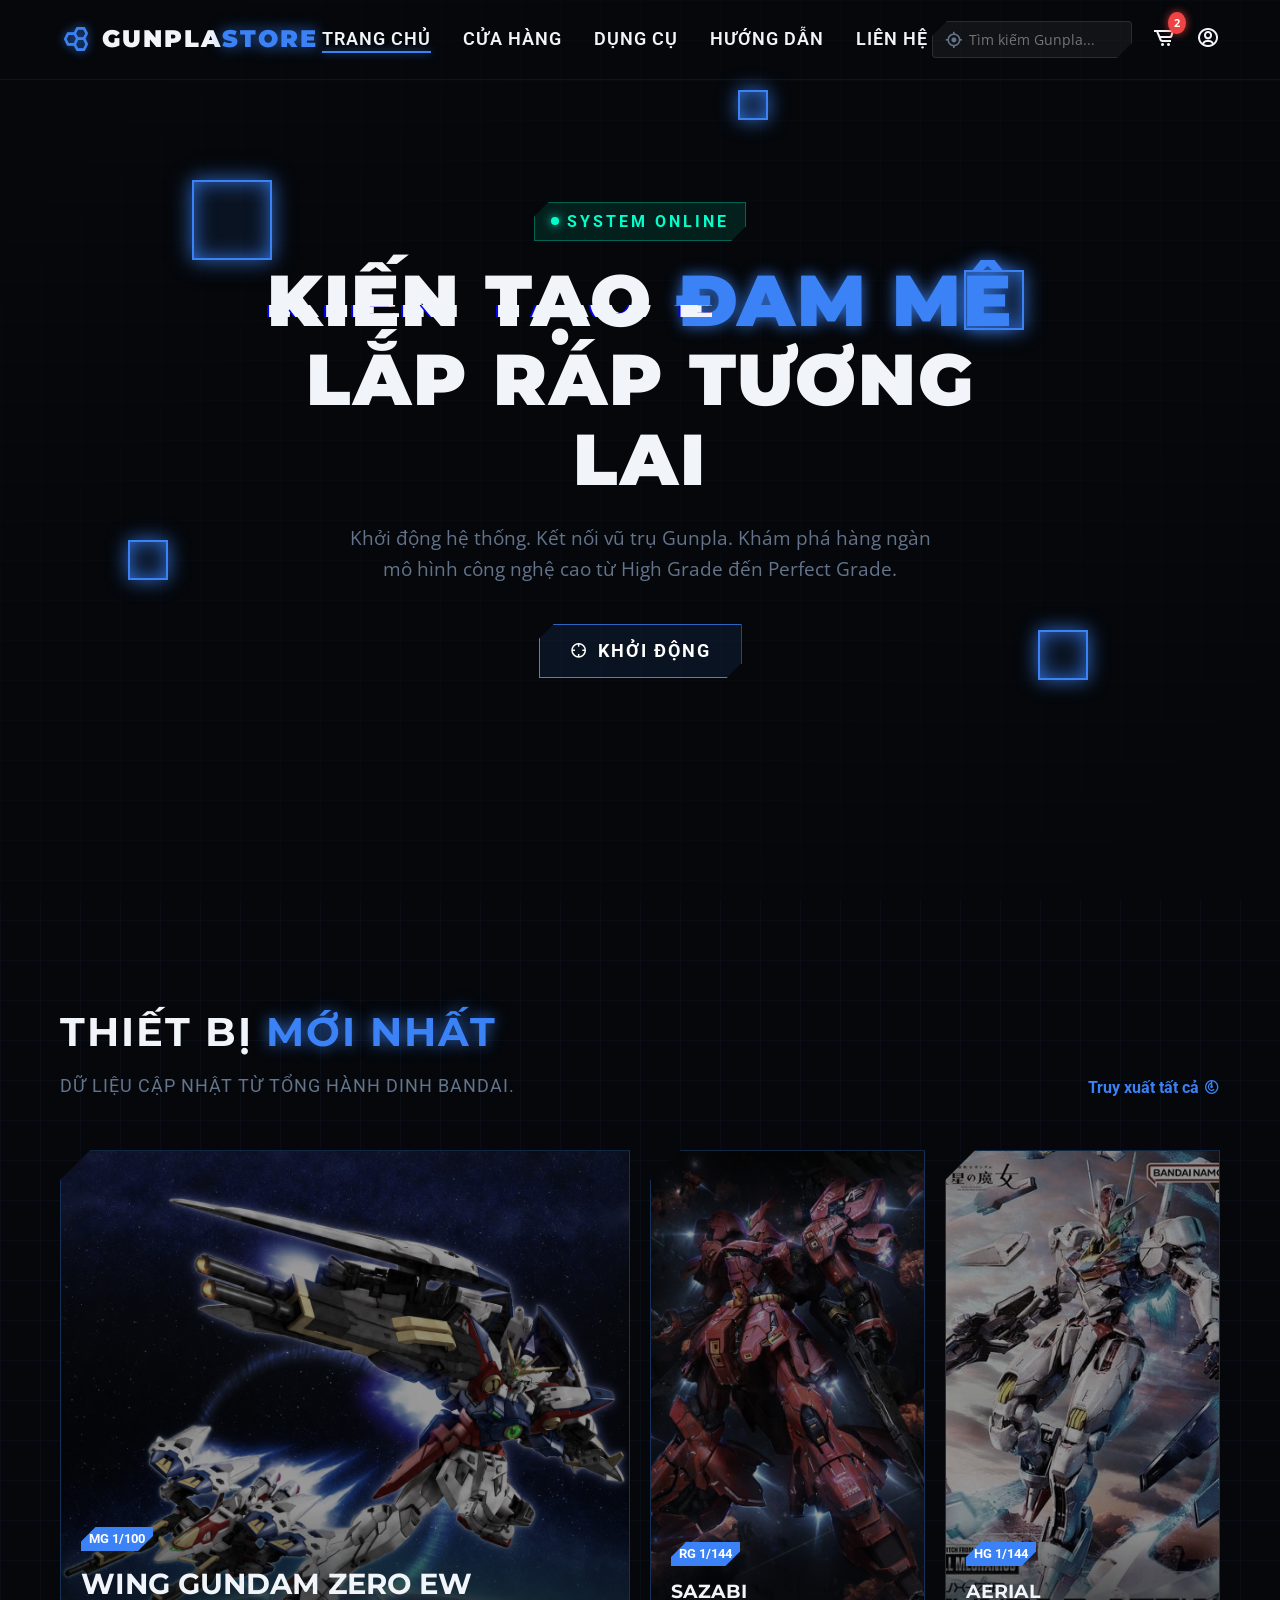
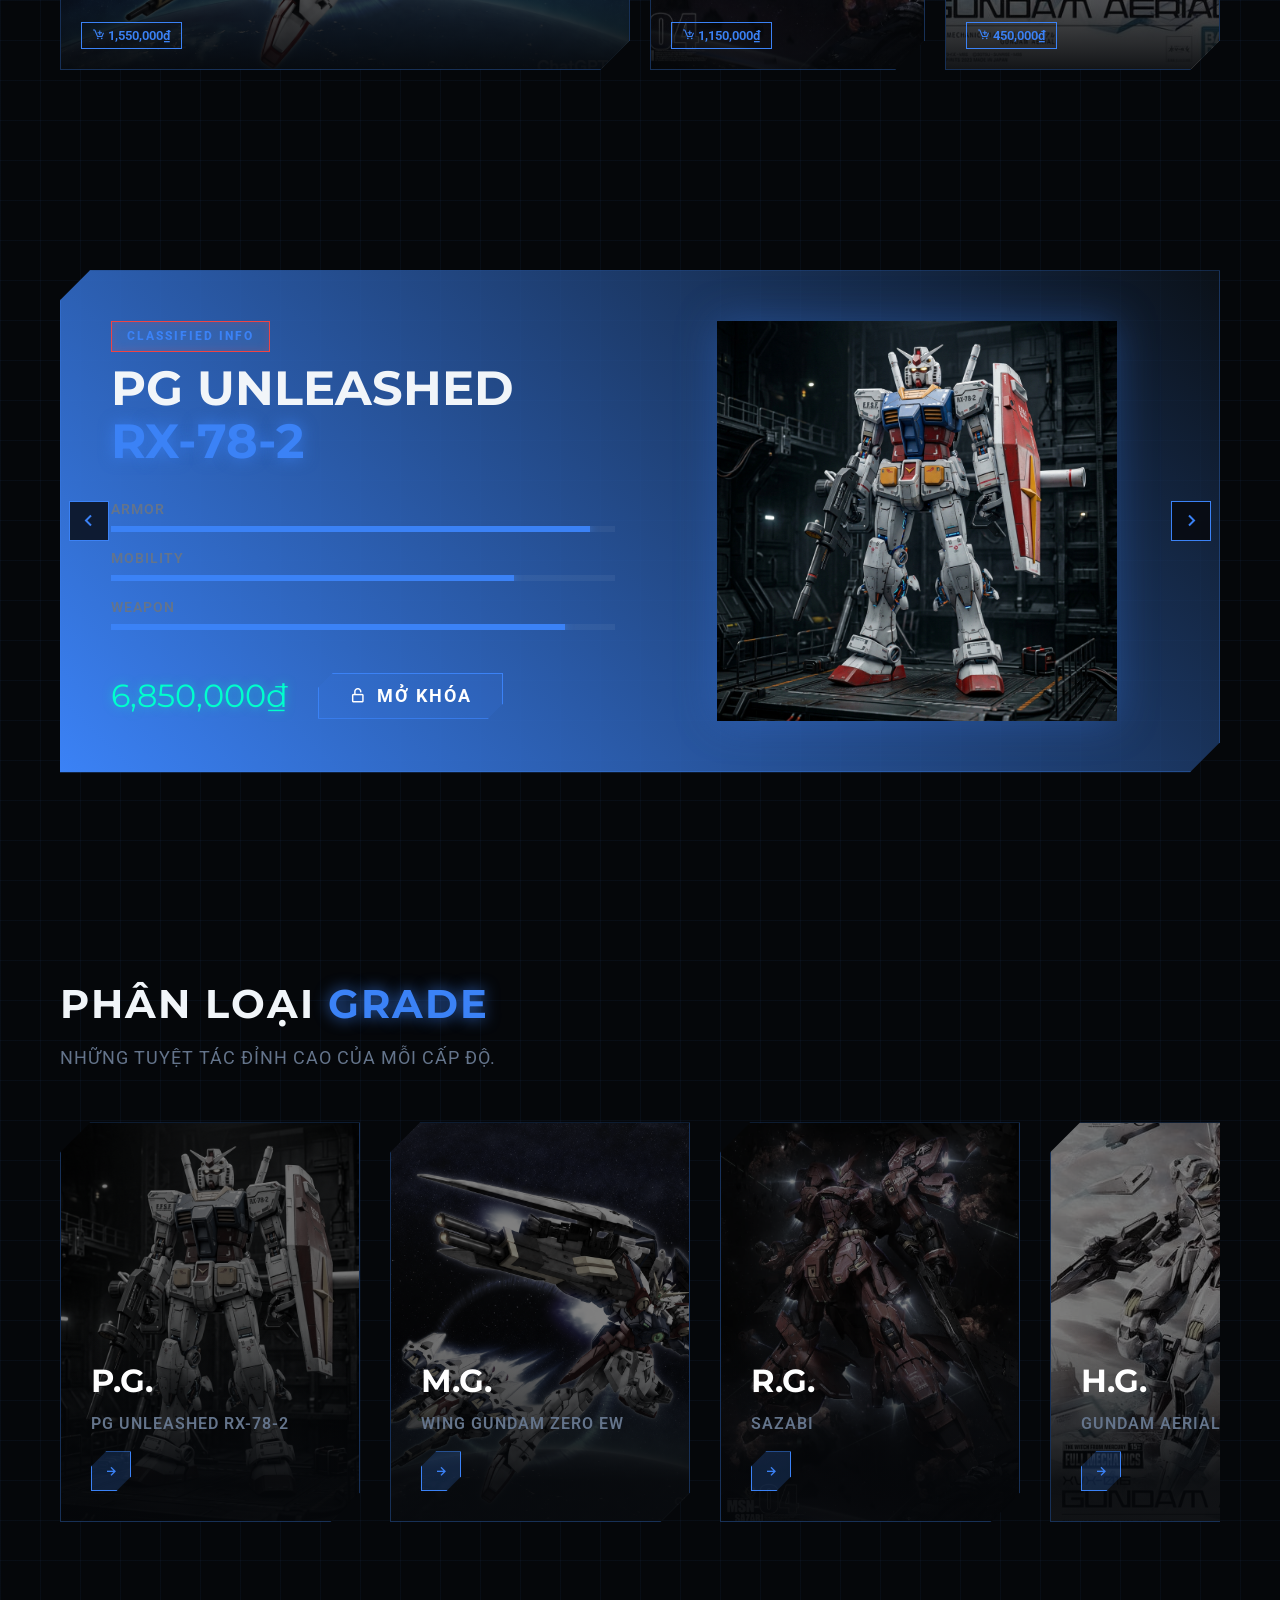
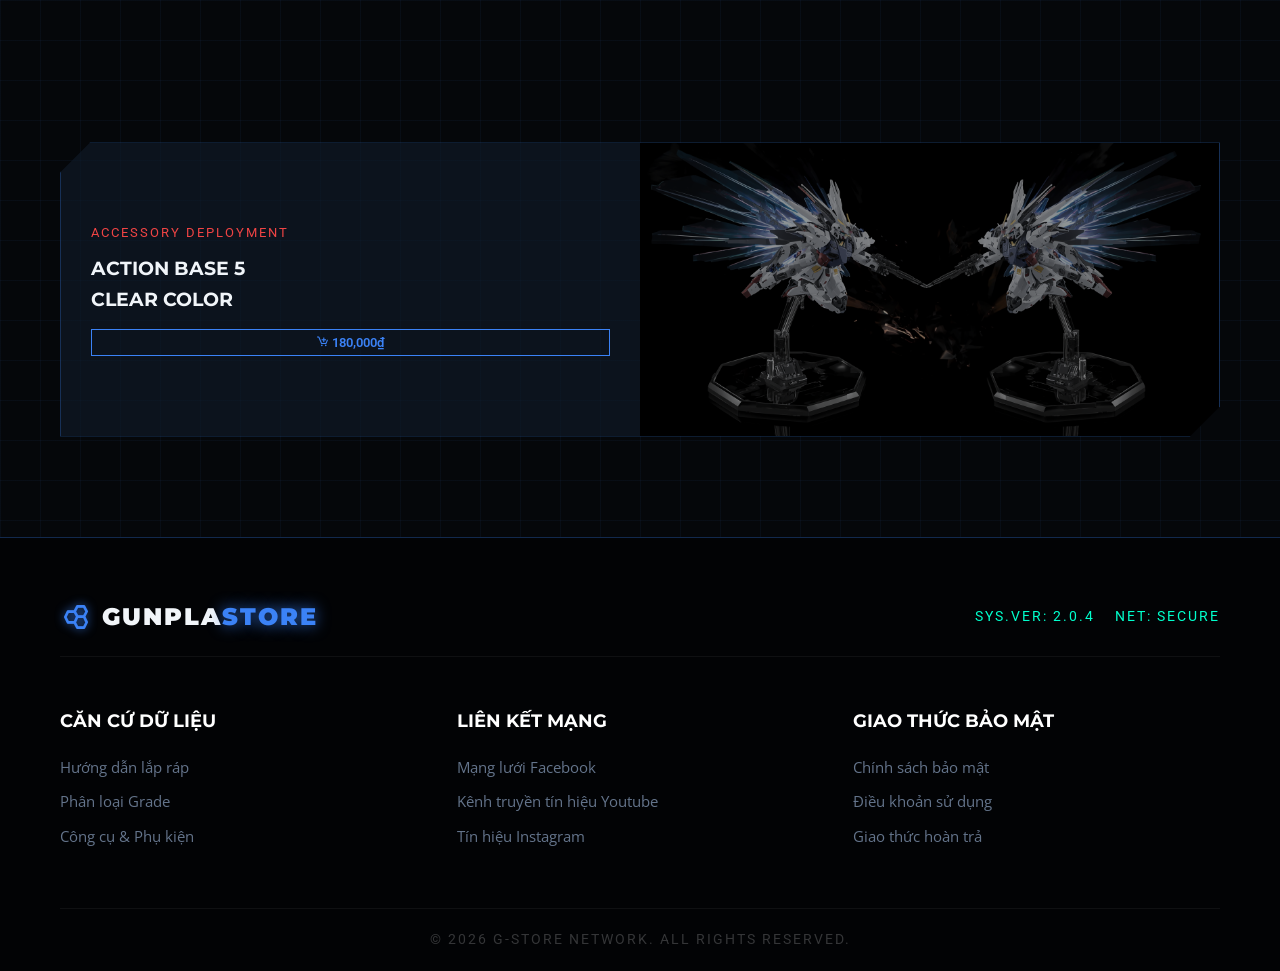
<file: index.html>
<!DOCTYPE html>
<html lang="vi">

<head>
    <meta charset="UTF-8">
    <meta name="viewport" content="width=device-width, initial-scale=1.0">
    <title>GUNPLA STORE | Awaken Your Inner Newtype</title>

    <meta name="description"
        content="Chuyên cung cấp mô hình chính hãng Bandai, Gunpla đa dạng các cấp độ HG, RG, MG, PG.">

    <!-- Google Fonts -->
    <link rel="preconnect" href="https://fonts.googleapis.com">
    <link rel="preconnect" href="https://fonts.gstatic.com" crossorigin>
    <link
        href="https://fonts.googleapis.com/css2?family=Montserrat:wght@400;500;700;900&family=Open+Sans:wght@300;400;500;600;700&family=Roboto:wght@400;500;700&display=swap"
        rel="stylesheet">

    <!-- Boxicons -->
    <link href='https://unpkg.com/boxicons@2.1.4/css/boxicons.min.css' rel='stylesheet'>

    <!-- Custom CSS -->
    <link rel="stylesheet" href="style.css">
</head>

<body>
    <!-- Navbar (Giữ nguyên) -->
    <header class="header" id="header">
        <nav class="navbar container">
            <a href="index.html" class="logo">
                <i class='bx bx-hive'></i>
                <span class="logo-text">GUNPLA<span class="highlight">STORE</span></span>
            </a>

            <div class="nav-menu" id="nav-menu">
                <ul class="nav-list">
                    <li class="nav-item"><a href="index.html" class="nav-link active">TRANG CHỦ</a></li>
                    <li class="nav-item"><a href="store.html" class="nav-link">CỬA HÀNG</a></li>
                    <li class="nav-item"><a href="#tools" class="nav-link">DỤNG CỤ</a></li>
                    <li class="nav-item"><a href="#guide" class="nav-link">HƯỚNG DẪN</a></li>
                    <li class="nav-item"><a href="#contact" class="nav-link">LIÊN HỆ</a></li>
                </ul>
                <div class="nav-close" id="nav-close">
                    <i class='bx bx-x'></i>
                </div>
            </div>

            <div class="nav-tools">
                <div class="search-box">
                    <input type="text" placeholder="Tìm kiếm Gunpla..." class="search-input">
                    <i class='bx bx-target-lock search-icon'></i>
                </div>
                <a href="#" class="cart-icon">
                    <i class='bx bx-cart-alt'></i>
                    <span class="cart-count">2</span>
                </a>
                <a href="#" class="user-icon">
                    <i class='bx bx-user-circle'></i>
                </a>
                <div class="nav-toggle" id="nav-toggle">
                    <i class='bx bx-menu-alt-right'></i>
                </div>
            </div>
        </nav>
    </header>

    <main class="main">
        <!-- New Sci-Fi Hero Section with Video & Cubes -->
        <section class="hero section" id="home">
            <div class="hero-bg">
                <div class="overlay"></div>
                <!-- Video Background -->
                <video autoplay loop muted playsinline class="hero-video">
                    <!-- Placeholder video URL (Royalty Free Sci-Fi/Space loop) -->
                    <source src="https://cdn.pixabay.com/video/2021/08/04/83866-584742617_large.mp4" type="video/mp4">
                    Trình duyệt của bạn không hỗ trợ thẻ video.
                </video>
            </div>

            <!-- Floating Cubes Container -->
            <div class="cubes-container" id="cubes-container">
                <div class="cube cube-1">
                    <div class="cube-inner"></div>
                </div>
                <div class="cube cube-2">
                    <div class="cube-inner"></div>
                </div>
                <div class="cube cube-3">
                    <div class="cube-inner"></div>
                </div>
                <div class="cube cube-4">
                    <div class="cube-inner"></div>
                </div>
                <div class="cube cube-5">
                    <div class="cube-inner"></div>
                </div>
            </div>

            <div class="hero-content container">
                <div class="system-status glitch" data-text="SYSTEM ONLINE">
                    <span class="status-dot"></span> SYSTEM ONLINE
                </div>
                <h1 class="hero-title glitch" data-text="KIẾN TẠO ĐAM MÊ">KIẾN TẠO <span class="highlight">ĐAM
                        MÊ</span><br>LẮP RÁP TƯƠNG LAI</h1>
                <p class="hero-subtitle">Khởi động hệ thống. Kết nối vũ trụ Gunpla. Khám phá hàng ngàn mô hình công nghệ
                    cao từ High Grade đến Perfect Grade.</p>
                <div class="hero-actions">
                    <a href="#spotlight" class="btn btn-primary btn-glitch">
                        <i class='bx bx-crosshair'></i> KHỞI ĐỘNG
                    </a>
                </div>
            </div>
        </section>

        <!-- Bento Box Grid (New Arrivals) - NOW WITHOUT THE WIDE ACCESSORY ITEM -->
        <section class="bento section" id="bento-grid">
            <div class="container">
                <div class="section-header flex-header">
                    <div>
                        <h2 class="section-title">THIẾT BỊ <span class="highlight">MỚI NHẤT</span></h2>
                        <p class="section-subtitle">Dữ liệu cập nhật từ tổng hành dinh Bandai.</p>
                    </div>
                    <a href="#" class="view-all">Truy xuất tất cả <i class='bx bx-radar'></i></a>
                </div>

                <div class="bento-grid-container">
                    <!-- Bento Item 1 (Large) -->
                    <div class="bento-item bento-large">
                        <img src="assets/images/MG/WingZero.png" alt="Gundam">
                        <div class="bento-overlay">
                            <span class="bento-badge">MG 1/100</span>
                            <h3>WING GUNDAM ZERO EW</h3>
                            <button class="bento-btn"><i class='bx bx-cart-add'></i> 1,550,000₫</button>
                        </div>
                        <div class="scanner-line"></div>
                    </div>

                    <!-- Bento Item 2 (Medium) -->
                    <div class="bento-item bento-medium">
                        <img src="assets/images/RG/Sazabi.png" alt="Gundam">
                        <div class="bento-overlay">
                            <span class="bento-badge">RG 1/144</span>
                            <h3>SAZABI</h3>
                            <button class="bento-btn"><i class='bx bx-cart-add'></i> 1,150,000₫</button>
                        </div>
                        <div class="scanner-line"></div>
                    </div>

                    <!-- Bento Item 3 (Medium) -->
                    <div class="bento-item bento-medium">
                        <img src="assets/images/HG/Aerial.png" alt="Gundam">
                        <div class="bento-overlay">
                            <span class="bento-badge">HG 1/144</span>
                            <h3>AERIAL</h3>
                            <button class="bento-btn"><i class='bx bx-cart-add'></i> 450,000₫</button>
                        </div>
                        <div class="scanner-line"></div>
                    </div>
                </div>
            </div>
        </section>

        <!-- Spotlight Section (Asymmetric Radar Design) -->
        <section class="spotlight section" id="spotlight">
            <div class="container">
                <div class="spotlight-wrapper">
                    <!-- Left: Radar/Info -->
                    <div class="spotlight-info">
                        <div class="tech-badge">CLASSIFIED INFO</div>
                        <h2 class="spotlight-title" id="spotlight-title">PG UNLEASHED <br><span class="highlight" id="spotlight-highlight">RX-78-2</span></h2>

                        <div class="radar-stats">
                            <div class="stat-item">
                                <span class="stat-label">ARMOR</span>
                                <div class="stat-bar">
                                    <div class="stat-fill" id="stat-armor" style="width: 95%;"></div>
                                </div>
                            </div>
                            <div class="stat-item">
                                <span class="stat-label">MOBILITY</span>
                                <div class="stat-bar">
                                    <div class="stat-fill" id="stat-mobility" style="width: 80%;"></div>
                                </div>
                            </div>
                            <div class="stat-item">
                                <span class="stat-label">WEAPON</span>
                                <div class="stat-bar">
                                    <div class="stat-fill" id="stat-weapon" style="width: 90%;"></div>
                                </div>
                            </div>
                        </div>

                        <div class="spotlight-price">
                            <span class="digital-price" id="spotlight-price">6,850,000₫</span>
                            <button class="btn btn-primary"><i class='bx bx-lock-open-alt'></i> MỞ KHÓA</button>
                        </div>
                    </div>

                    <!-- Right: Big Image -->
                    <div class="spotlight-visual">
                        <div class="visual-bg-circle"></div>
                        <div class="visual-bg-crosshair"></div>
                        <img src="assets/images/PG/pg_unleashed.png" alt="PG Unleashed RX-78-2" class="spotlight-img" id="spotlight-img">
                    </div>

                    <!-- Navigation Buttons -->
                    <button class="spotlight-nav prev-btn" id="spot-prev"><i class='bx bx-chevron-left'></i></button>
                    <button class="spotlight-nav next-btn" id="spot-next"><i class='bx bx-chevron-right'></i></button>
                </div>
            </div>
        </section>

        <!-- Featured Product Grades Section -->
        <section class="universe section" id="universe">
            <div class="container">
                <div class="section-header">
                    <h2 class="section-title">PHÂN LOẠI <span class="highlight">GRADE</span></h2>
                    <p class="section-subtitle">Những tuyệt tác đỉnh cao của mỗi cấp độ.</p>
                </div>

                <div class="universe-track">
                    <!-- PG -->
                    <div class="universe-card">
                        <div class="uc-bg">
                            <img src="assets/images/PG/pg_unleashed.png" alt="Perfect Grade">
                        </div>
                        <div class="uc-content">
                            <h3>P.G.</h3>
                            <span>PG UNLEASHED RX-78-2</span>
                            <a href="#" class="uc-btn"><i class='bx bx-right-arrow-alt'></i></a>
                        </div>
                    </div>
                    <!-- MG -->
                    <div class="universe-card">
                        <div class="uc-bg">
                            <img src="assets/images/MG/WingZero.png" alt="Master Grade">
                        </div>
                        <div class="uc-content">
                            <h3>M.G.</h3>
                            <span>WING GUNDAM ZERO EW</span>
                            <a href="#" class="uc-btn"><i class='bx bx-right-arrow-alt'></i></a>
                        </div>
                    </div>
                    <!-- RG -->
                    <div class="universe-card">
                        <div class="uc-bg">
                            <img src="assets/images/RG/Sazabi.png" alt="Real Grade">
                        </div>
                        <div class="uc-content">
                            <h3>R.G.</h3>
                            <span>SAZABI</span>
                            <a href="#" class="uc-btn"><i class='bx bx-right-arrow-alt'></i></a>
                        </div>
                    </div>
                    <!-- HG -->
                    <div class="universe-card">
                        <div class="uc-bg">
                            <img src="assets/images/HG/Aerial.png" alt="High Grade">
                        </div>
                        <div class="uc-content">
                            <h3>H.G.</h3>
                            <span>GUNDAM AERIAL</span>
                            <a href="#" class="uc-btn"><i class='bx bx-right-arrow-alt'></i></a>
                        </div>
                    </div>
                </div>
            </div>
        </section>

        <!-- New Section for the Accessory (Action Base 5) - PLACED AT THE VERY BOTTOM -->
        <section class="section accessory-spotlight" id="accessory-spotlight">
            <div class="container">
                <div class="bento-item bento-wide">
                    <div class="bento-split">
                        <div class="bento-info">
                            <span class="tech-text">ACCESSORY DEPLOYMENT</span>
                            <h3>ACTION BASE 5 <br> CLEAR COLOR</h3>
                            <button class="bento-btn"><i class='bx bx-cart-add'></i> 180,000₫</button>
                        </div>
                        <img src="assets/images/PhuKien/ActionBase.png" alt="Action Base">
                    </div>
                    <div class="scanner-line"></div>
                </div>
            </div>
        </section>
    </main>

    <!-- Minimalist Sci-Fi Footer -->
    <footer class="footer-minimal">
        <div class="container">
            <div class="footer-top">
                <a href="#" class="logo">
                    <i class='bx bx-hive'></i>
                    <span class="logo-text">GUNPLA<span class="highlight">STORE</span></span>
                </a>
                <div class="sys-info">
                    <span>SYS.VER: 2.0.4</span>
                    <span>NET: SECURE</span>
                </div>
            </div>

            <div class="footer-grid">
                <div class="f-col">
                    <h4>CĂN CỨ DỮ LIỆU</h4>
                    <a href="#">Hướng dẫn lắp ráp</a>
                    <a href="#">Phân loại Grade</a>
                    <a href="#">Công cụ & Phụ kiện</a>
                </div>
                <div class="f-col">
                    <h4>LIÊN KẾT MẠNG</h4>
                    <a href="#">Mạng lưới Facebook</a>
                    <a href="#">Kênh truyền tín hiệu Youtube</a>
                    <a href="#">Tín hiệu Instagram</a>
                </div>
                <div class="f-col">
                    <h4>GIAO THỨC BẢO MẬT</h4>
                    <a href="#">Chính sách bảo mật</a>
                    <a href="#">Điều khoản sử dụng</a>
                    <a href="#">Giao thức hoàn trả</a>
                </div>
            </div>

            <div class="footer-bottom">
                <p>&copy; 2026 G-STORE NETWORK. ALL RIGHTS RESERVED.</p>
            </div>
        </div>
    </footer>

    <!-- Custom JS -->
    <script src="script.js"></script>
</body>

</html>
</file>
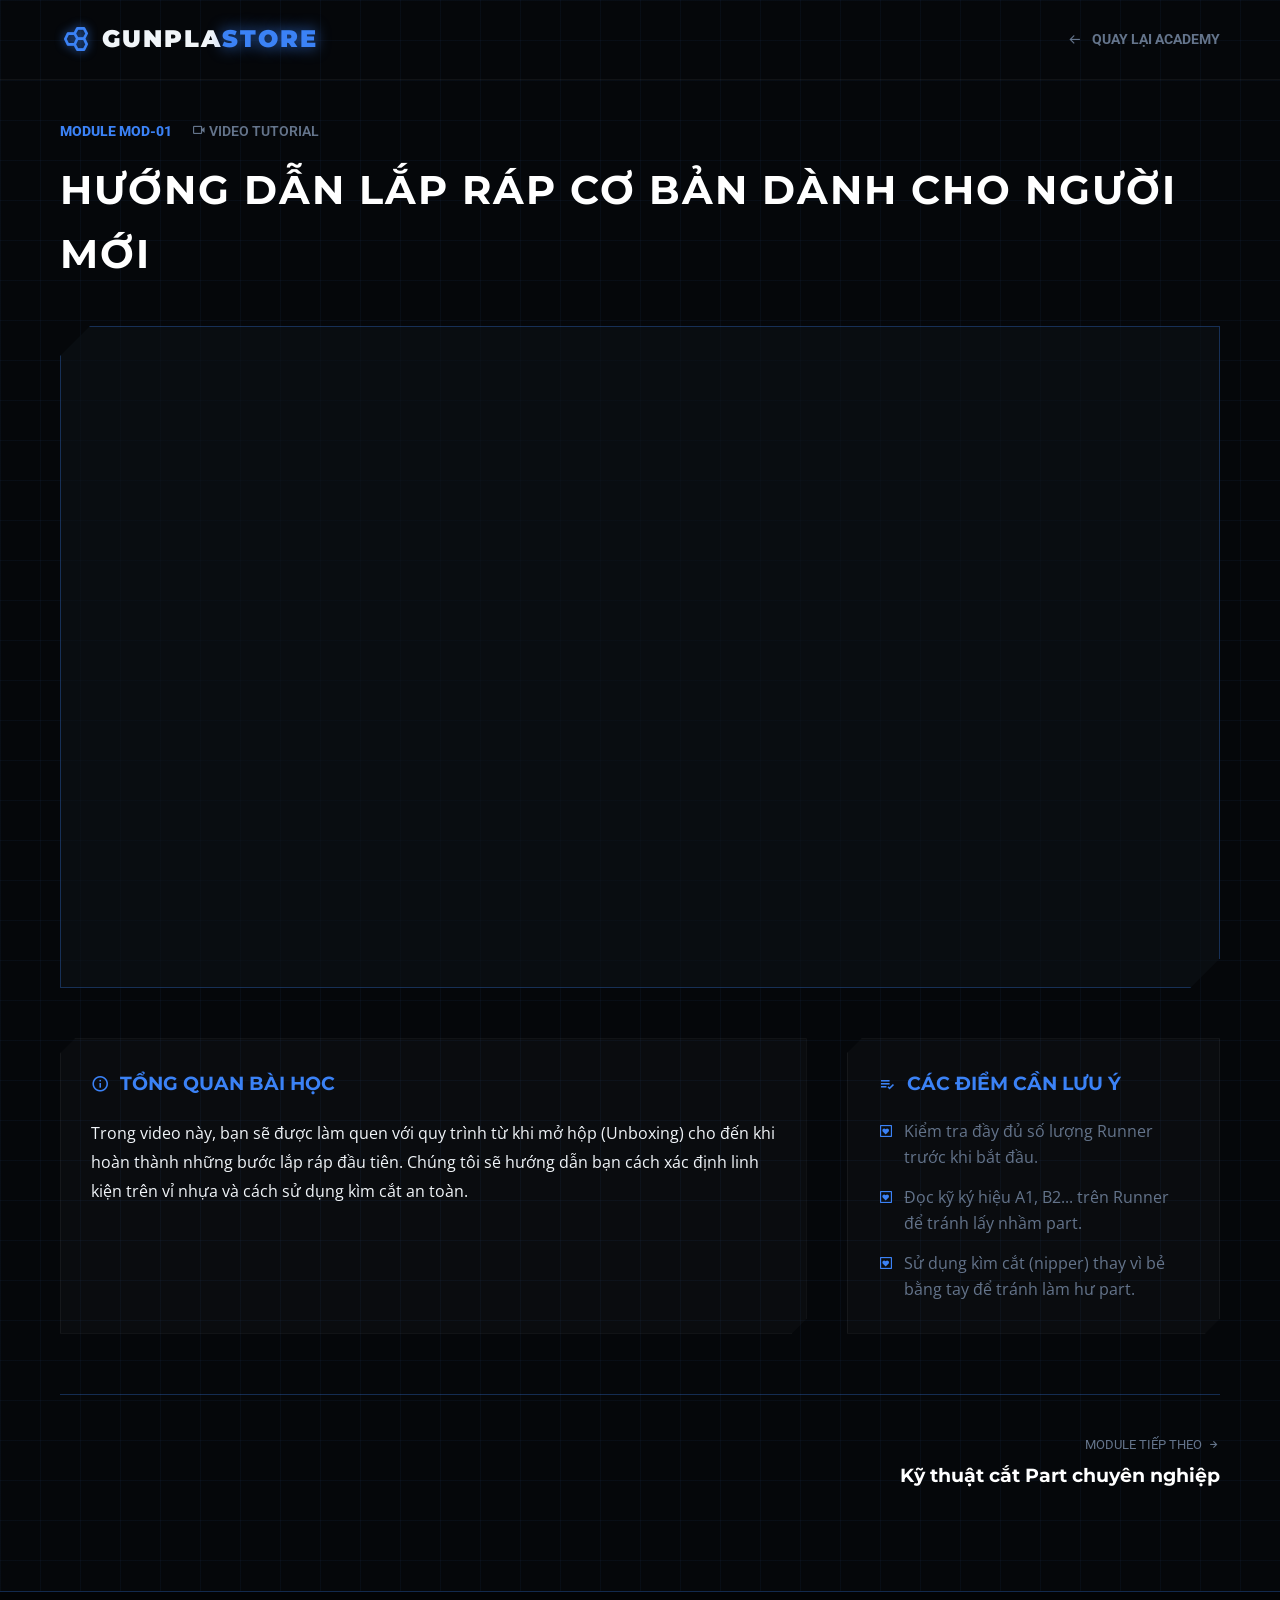
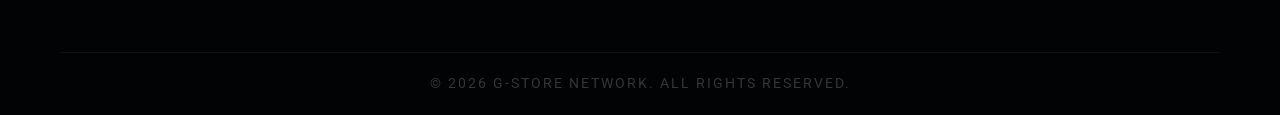
<file: guide-assembly.html>
<!DOCTYPE html>
<html lang="vi">

<head>
    <meta charset="UTF-8">
    <meta name="viewport" content="width=device-width, initial-scale=1.0">
    <title>GUNPLA STORE // MODULE MOD-01 - HƯỚNG DẪN LẮP RÁP</title>

    <!-- Google Fonts -->
    <link rel="preconnect" href="https://fonts.googleapis.com">
    <link rel="preconnect" href="https://fonts.gstatic.com" crossorigin>
    <link
        href="https://fonts.googleapis.com/css2?family=Montserrat:wght@400;500;700;900&family=Open+Sans:wght@300;400;500;600;700&family=Roboto:wght@400;500;700&display=swap"
        rel="stylesheet">

    <!-- Boxicons -->
    <link href='https://unpkg.com/boxicons@2.1.4/css/boxicons.min.css' rel='stylesheet'>

    <!-- Custom CSS -->
    <link rel="stylesheet" href="style.css">
</head>

<body>
    <!-- Navbar -->
    <header class="header scrolled" id="header">
        <nav class="navbar container">
            <a href="index.html" class="logo">
                <i class='bx bx-hive'></i>
                <span class="logo-text">GUNPLA<span class="highlight">STORE</span></span>
            </a>
            <div class="nav-tools">
                <a href="guide.html" class="btn-back"><i class='bx bx-arrow-back'></i> QUAY LẠI ACADEMY</a>
            </div>
        </nav>
    </header>

    <main class="main">
        <section class="guide-detail section">
            <div class="container">
                <div class="detail-header">
                    <div class="article-meta">
                        <span class="article-id">MODULE MOD-01</span>
                        <span class="article-category"><i class='bx bx-video'></i> VIDEO TUTORIAL</span>
                    </div>
                    <h1 class="guide-title">HƯỚNG DẪN LẮP RÁP CƠ BẢN DÀNH CHO NGƯỜI MỚI</h1>
                </div>

                <div class="video-container">
                    <!-- Placeholder for video player -->
                    <div class="video-wrapper">
                        <iframe width="100%" height="100%" src="https://www.youtube.com/embed/dQw4w9WgXcQ" 
                                title="YouTube video player" frameborder="0" 
                                allow="accelerometer; autoplay; clipboard-write; encrypted-media; gyroscope; picture-in-picture; web-share" 
                                allowfullscreen></iframe>
                    </div>
                </div>

                <div class="detail-content">
                    <div class="content-box">
                        <h3><i class='bx bx-info-circle'></i> TỔNG QUAN BÀI HỌC</h3>
                        <p>Trong video này, bạn sẽ được làm quen với quy trình từ khi mở hộp (Unboxing) cho đến khi hoàn thành những bước lắp ráp đầu tiên. Chúng tôi sẽ hướng dẫn bạn cách xác định linh kiện trên vỉ nhựa và cách sử dụng kìm cắt an toàn.</p>
                    </div>

                    <div class="content-box">
                        <h3><i class='bx bx-list-check'></i> CÁC ĐIỂM CẦN LƯU Ý</h3>
                        <ul>
                            <li>Kiểm tra đầy đủ số lượng Runner trước khi bắt đầu.</li>
                            <li>Đọc kỹ ký hiệu A1, B2... trên Runner để tránh lấy nhầm part.</li>
                            <li>Sử dụng kìm cắt (nipper) thay vì bẻ bằng tay để tránh làm hư part.</li>
                        </ul>
                    </div>
                </div>

                <div class="detail-footer">
                    <a href="guide-cutting.html" class="next-module">
                        <span>MODULE TIẾP THEO <i class='bx bx-right-arrow-alt'></i></span>
                        <h4>Kỹ thuật cắt Part chuyên nghiệp</h4>
                    </a>
                </div>
            </div>
        </section>
    </main>

    <footer class="footer-minimal">
        <div class="container">
            <div class="footer-bottom">
                <p>&copy; 2026 G-STORE NETWORK. ALL RIGHTS RESERVED.</p>
            </div>
        </div>
    </footer>

    <script src="script.js"></script>
</body>

</html>
</file>
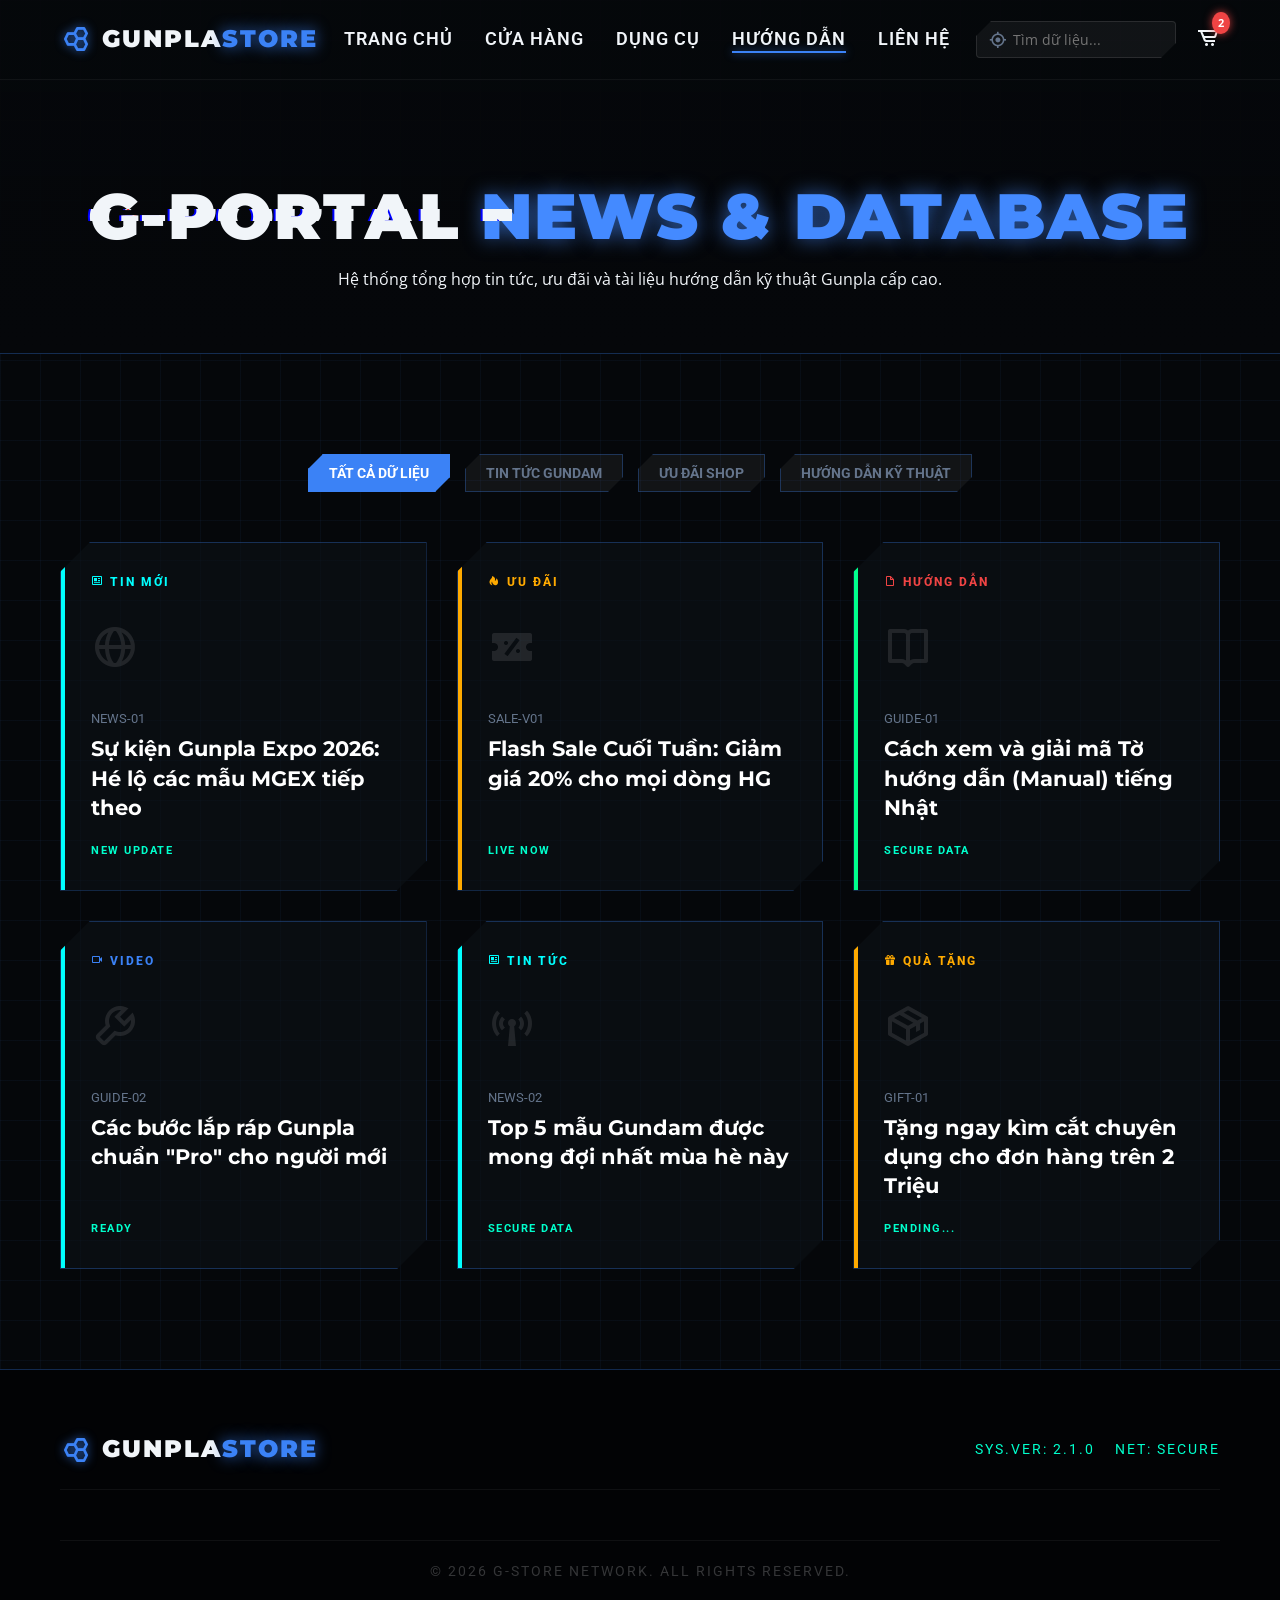
<file: guide.html>
<!DOCTYPE html>
<html lang="vi">

<head>
    <meta charset="UTF-8">
    <meta name="viewport" content="width=device-width, initial-scale=1.0">
    <title>G-Portal | Tin Tức & Hướng Dẫn Gunpla</title>

    <meta name="description"
        content="G-Portal - Cổng thông tin tổng hợp tin tức Gundam mới nhất, ưu đãi độc quyền và hướng dẫn lắp ráp Gunpla chuyên nghiệp.">

    <!-- Google Fonts -->
    <link rel="preconnect" href="https://fonts.googleapis.com">
    <link rel="preconnect" href="https://fonts.gstatic.com" crossorigin>
    <link
        href="https://fonts.googleapis.com/css2?family=Montserrat:wght@400;500;700;900&family=Open+Sans:wght@300;400;500;600;700&family=Roboto:wght@400;500;700&display=swap"
        rel="stylesheet">

    <!-- Boxicons -->
    <link href='https://unpkg.com/boxicons@2.1.4/css/boxicons.min.css' rel='stylesheet'>

    <!-- Custom CSS -->
    <link rel="stylesheet" href="style.css">
</head>

<body>
    <!-- Navbar -->
    <header class="header scrolled" id="header">
        <nav class="navbar container">
            <a href="index.html" class="logo">
                <i class='bx bx-hive'></i>
                <span class="logo-text">GUNPLA<span class="highlight">STORE</span></span>
            </a>

            <div class="nav-menu" id="nav-menu">
                <ul class="nav-list">
                    <li class="nav-item"><a href="index.html" class="nav-link">TRANG CHỦ</a></li>
                    <li class="nav-item"><a href="store.html" class="nav-link">CỬA HÀNG</a></li>
                    <li class="nav-item"><a href="#tools" class="nav-link">DỤNG CỤ</a></li>
                    <li class="nav-item"><a href="guide.html" class="nav-link active">HƯỚNG DẪN</a></li>
                    <li class="nav-item"><a href="#contact" class="nav-link">LIÊN HỆ</a></li>
                </ul>
                <div class="nav-close" id="nav-close">
                    <i class='bx bx-x'></i>
                </div>
            </div>

            <div class="nav-tools">
                <div class="search-box">
                    <input type="text" placeholder="Tìm dữ liệu..." class="search-input">
                    <i class='bx bx-target-lock search-icon'></i>
                </div>
                <a href="#" class="cart-icon">
                    <i class='bx bx-cart-alt'></i>
                    <span class="cart-count">2</span>
                </a>
                <div class="nav-toggle" id="nav-toggle">
                    <i class='bx bx-menu-alt-right'></i>
                </div>
            </div>
        </nav>
    </header>

    <main class="main">
        <!-- Portal Hero -->
        <section class="guide-hero">
            <div class="guide-hero-bg"></div>
            <div class="container">
                <h1 class="guide-hero-title glitch" data-text="G-PORTAL NEWS & DATABASE">G-PORTAL <span class="highlight">NEWS & DATABASE</span></h1>
                <p class="guide-hero-subtitle">Hệ thống tổng hợp tin tức, ưu đãi và tài liệu hướng dẫn kỹ thuật Gunpla cấp cao.</p>
            </div>
        </section>

        <!-- Tutorial Index Section -->
        <section class="tutorial-portal section">
            <div class="container">
                
                <div class="portal-filters">
                    <button class="portal-filter-btn active" data-filter="all">TẤT CẢ DỮ LIỆU</button>
                    <button class="portal-filter-btn" data-filter="news">TIN TỨC GUNDAM</button>
                    <button class="portal-filter-btn" data-filter="promo">ƯU ĐÃI SHOP</button>
                    <button class="portal-filter-btn" data-filter="guide">HƯỚNG DẪN KỸ THUẬT</button>
                </div>

                <div class="tutorial-grid">
                    
                    <!-- News Item 1 -->
                    <a href="#" class="tutorial-card card-news" data-category="news">
                        <div class="card-type"><i class='bx bx-news'></i> TIN MỚI</div>
                        <div class="card-icon">
                            <i class='bx bx-globe'></i>
                        </div>
                        <div class="card-content">
                            <span class="card-id">NEWS-01</span>
                            <h3>Sự kiện Gunpla Expo 2026: Hé lộ các mẫu MGEX tiếp theo</h3>
                        </div>
                        <div class="card-status">NEW UPDATE</div>
                    </a>

                    <!-- Promo Item 1 -->
                    <a href="#" class="tutorial-card card-promo" data-category="promo">
                        <div class="card-type"><i class='bx bxs-hot'></i> ƯU ĐÃI</div>
                        <div class="card-icon">
                            <i class='bx bxs-discount'></i>
                        </div>
                        <div class="card-content">
                            <span class="card-id">SALE-V01</span>
                            <h3>Flash Sale Cuối Tuần: Giảm giá 20% cho mọi dòng HG</h3>
                        </div>
                        <div class="card-status">LIVE NOW</div>
                    </a>

                    <!-- Guide Item 1 (Reading Manual) -->
                    <a href="#" class="tutorial-card card-article" data-category="guide">
                        <div class="card-type"><i class='bx bx-file-blank'></i> HƯỚNG DẪN</div>
                        <div class="card-icon">
                            <i class='bx bx-book-open'></i>
                        </div>
                        <div class="card-content">
                            <span class="card-id">GUIDE-01</span>
                            <h3>Cách xem và giải mã Tờ hướng dẫn (Manual) tiếng Nhật</h3>
                        </div>
                        <div class="card-status">SECURE DATA</div>
                    </a>

                    <!-- Guide Item 2 -->
                    <a href="guide-assembly.html" class="tutorial-card" data-category="guide">
                        <div class="card-type"><i class='bx bx-video'></i> VIDEO</div>
                        <div class="card-icon">
                            <i class='bx bx-wrench'></i>
                        </div>
                        <div class="card-content">
                            <span class="card-id">GUIDE-02</span>
                            <h3>Các bước lắp ráp Gunpla chuẩn "Pro" cho người mới</h3>
                        </div>
                        <div class="card-status">READY</div>
                    </a>

                    <!-- News Item 2 -->
                    <a href="#" class="tutorial-card card-news" data-category="news">
                        <div class="card-type"><i class='bx bx-news'></i> TIN TỨC</div>
                        <div class="card-icon">
                            <i class='bx bx-broadcast'></i>
                        </div>
                        <div class="card-content">
                            <span class="card-id">NEWS-02</span>
                            <h3>Top 5 mẫu Gundam được mong đợi nhất mùa hè này</h3>
                        </div>
                        <div class="card-status">SECURE DATA</div>
                    </a>

                    <!-- Promo Item 2 -->
                    <a href="#" class="tutorial-card card-promo" data-category="promo">
                        <div class="card-type"><i class='bx bxs-gift'></i> QUÀ TẶNG</div>
                        <div class="card-icon">
                            <i class='bx bx-package'></i>
                        </div>
                        <div class="card-content">
                            <span class="card-id">GIFT-01</span>
                            <h3>Tặng ngay kìm cắt chuyên dụng cho đơn hàng trên 2 Triệu</h3>
                        </div>
                        <div class="card-status">PENDING...</div>
                    </a>

                </div>
            </div>
        </section>
    </main>

    <!-- Footer -->
    <footer class="footer-minimal">
        <div class="container">
            <div class="footer-top">
                <a href="#" class="logo">
                    <i class='bx bx-hive'></i>
                    <span class="logo-text">GUNPLA<span class="highlight">STORE</span></span>
                </a>
                <div class="sys-info">
                    <span>SYS.VER: 2.1.0</span>
                    <span>NET: SECURE</span>
                </div>
            </div>
            <div class="footer-bottom">
                <p>&copy; 2026 G-STORE NETWORK. ALL RIGHTS RESERVED.</p>
            </div>
        </div>
    </footer>

    <!-- Custom JS -->
    <script src="script.js"></script>
</body>

</html>
</file>
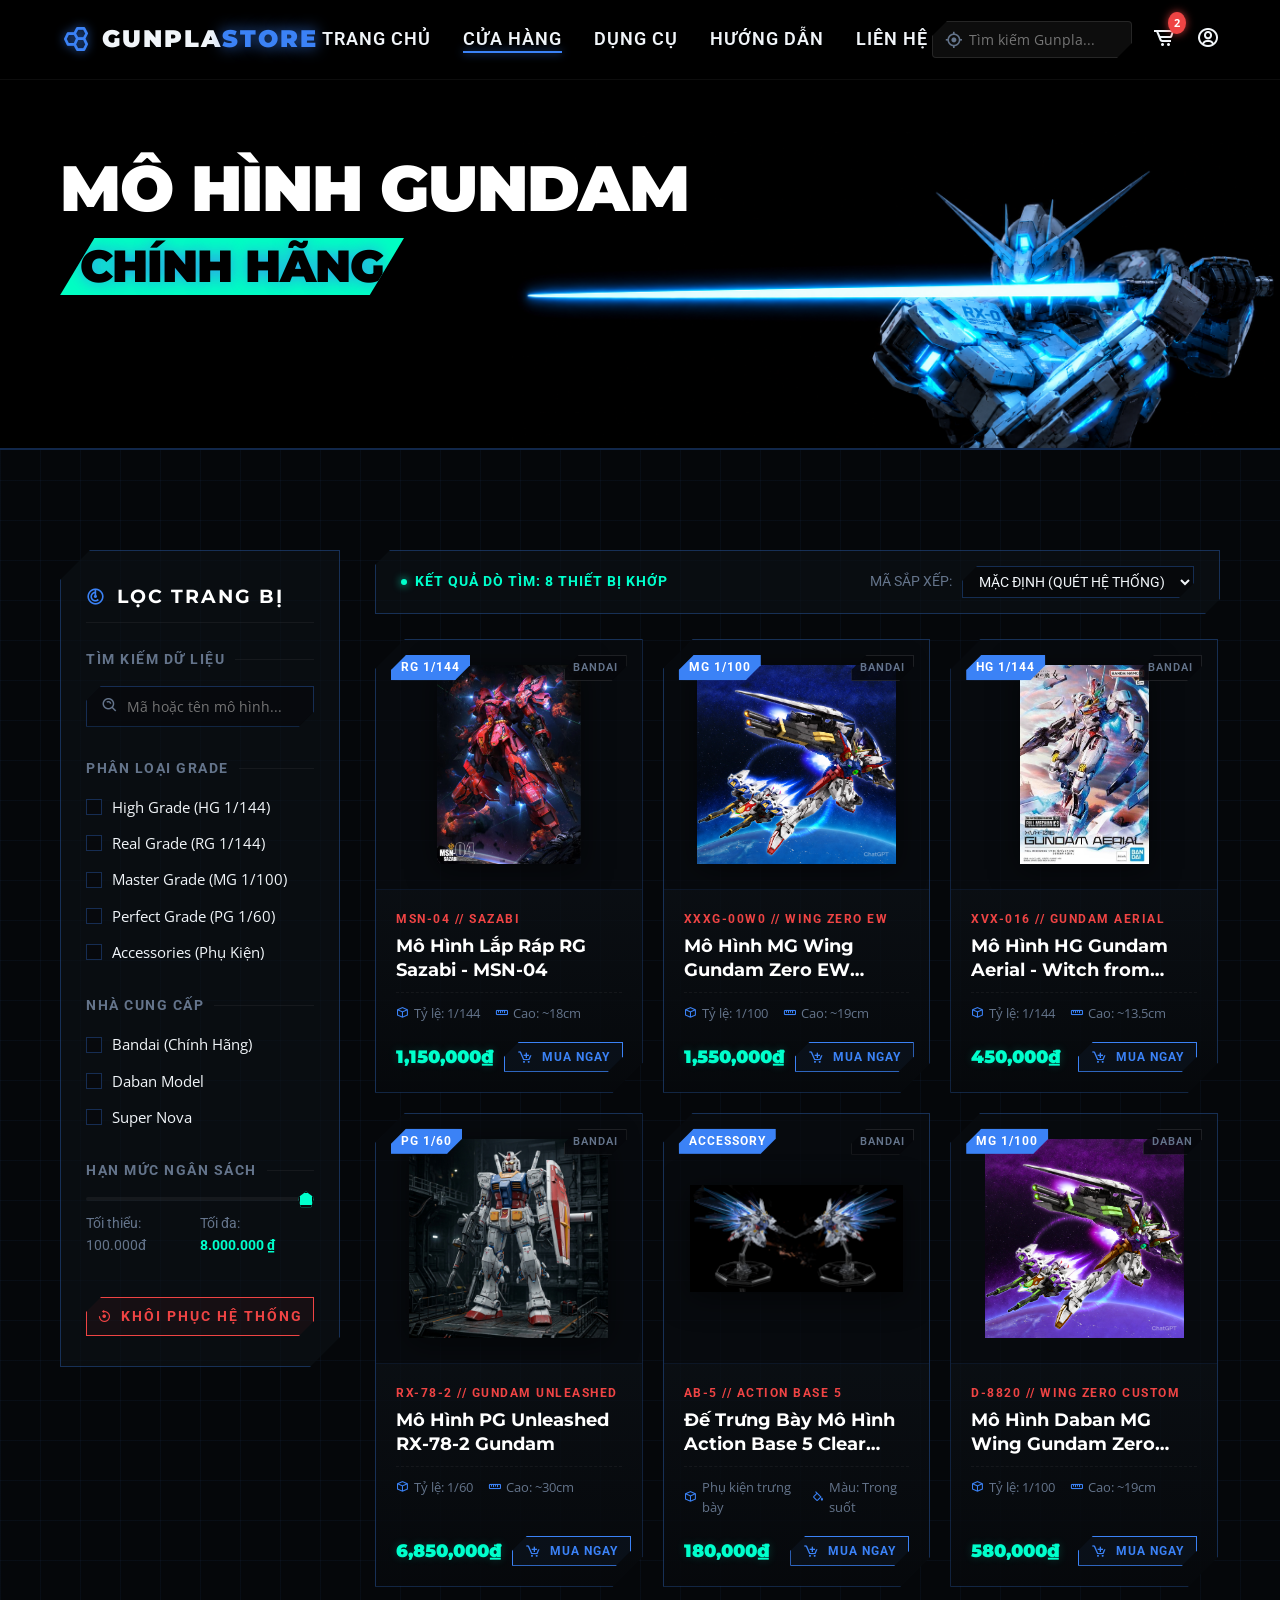
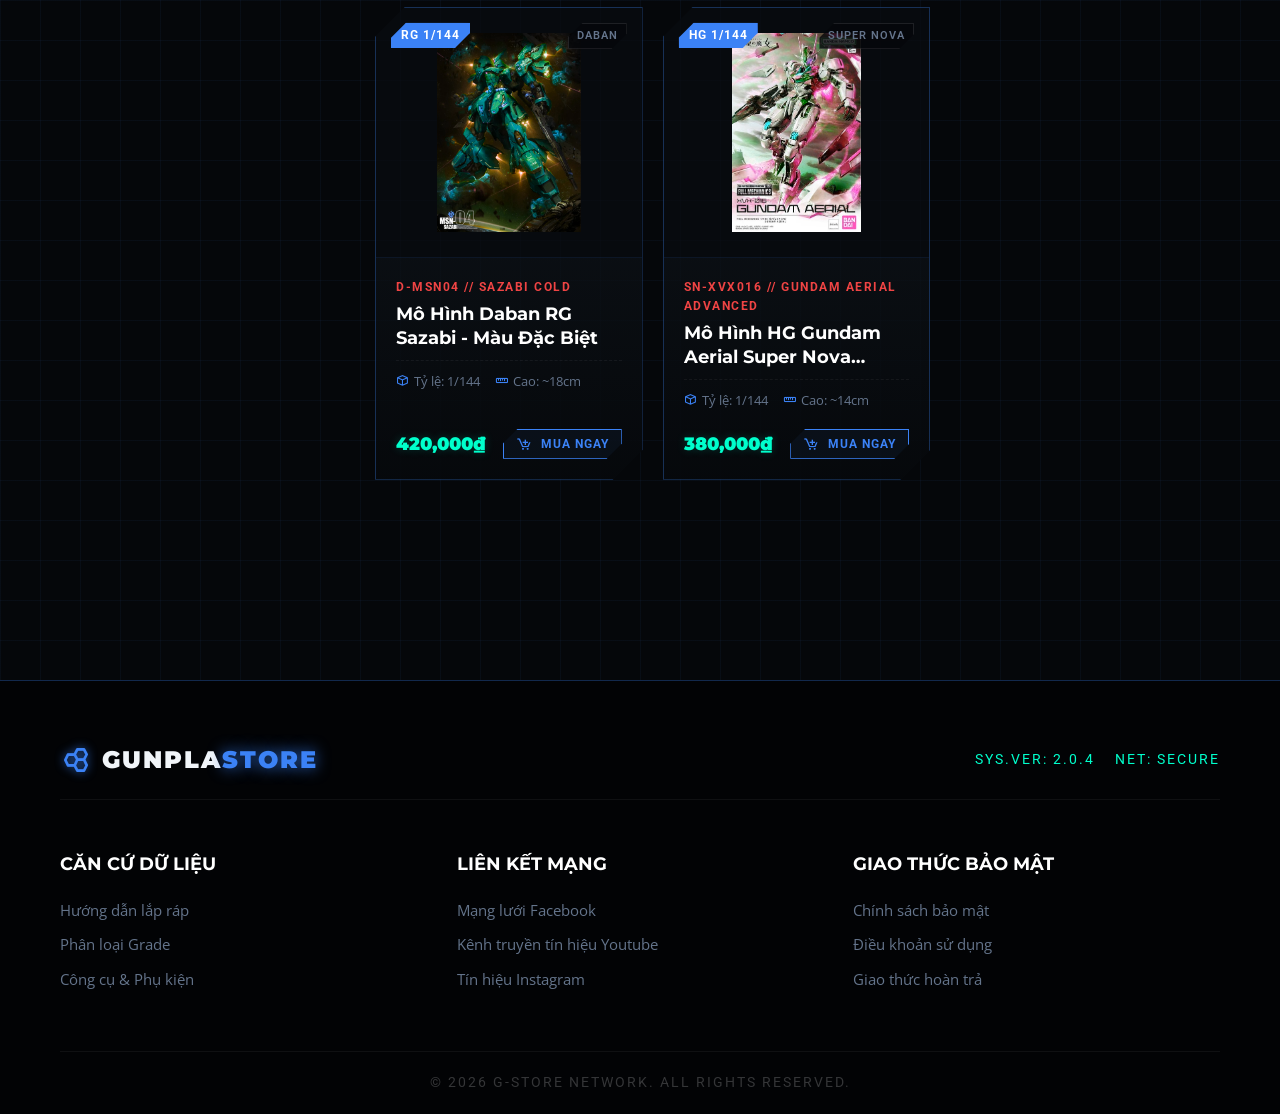
<file: store.html>
<!DOCTYPE html>
<html lang="vi">

<head>
    <meta charset="UTF-8">
    <meta name="viewport" content="width=device-width, initial-scale=1.0">
    <title>GUNPLA STORE // PHÒNG TRANG BỊ</title>

    <meta name="description"
        content="Hệ thống kho hàng mô hình Gunpla chính hãng HG, RG, MG, PG, phụ kiện chính hãng Bandai, Daban, Super Nova.">

    <!-- Google Fonts -->
    <link rel="preconnect" href="https://fonts.googleapis.com">
    <link rel="preconnect" href="https://fonts.gstatic.com" crossorigin>
    <link
        href="https://fonts.googleapis.com/css2?family=Montserrat:wght@400;500;700;900&family=Open+Sans:wght@300;400;500;600;700&family=Roboto:wght@400;500;700&display=swap"
        rel="stylesheet">

    <!-- Boxicons -->
    <link href='https://unpkg.com/boxicons@2.1.4/css/boxicons.min.css' rel='stylesheet'>

    <!-- Custom CSS -->
    <link rel="stylesheet" href="style.css">
</head>

<body>
    <!-- Navbar (Giữ nguyên từ index) -->
    <header class="header scrolled" id="header">
        <nav class="navbar container">
            <a href="index.html" class="logo">
                <i class='bx bx-hive'></i>
                <span class="logo-text">GUNPLA<span class="highlight">STORE</span></span>
            </a>

            <div class="nav-menu" id="nav-menu">
                <ul class="nav-list">
                    <li class="nav-item"><a href="index.html" class="nav-link">TRANG CHỦ</a></li>
                    <li class="nav-item"><a href="store.html" class="nav-link active">CỬA HÀNG</a></li>
                    <li class="nav-item"><a href="#tools" class="nav-link">DỤNG CỤ</a></li>
                    <li class="nav-item"><a href="guide.html" class="nav-link">HƯỚNG DẪN</a></li>
                    <li class="nav-item"><a href="#contact" class="nav-link">LIÊN HỆ</a></li>
                </ul>
                <div class="nav-close" id="nav-close">
                    <i class='bx bx-x'></i>
                </div>
            </div>

            <div class="nav-tools">
                <div class="search-box">
                    <input type="text" placeholder="Tìm kiếm Gunpla..." class="search-input">
                    <i class='bx bx-target-lock search-icon'></i>
                </div>
                <a href="#" class="cart-icon">
                    <i class='bx bx-cart-alt'></i>
                    <span class="cart-count">2</span>
                </a>
                <a href="#" class="user-icon">
                    <i class='bx bx-user-circle'></i>
                </a>
                <div class="nav-toggle" id="nav-toggle">
                    <i class='bx bx-menu-alt-right'></i>
                </div>
            </div>
        </nav>
    </header>

    <!-- Main Content -->
    <main class="main">
        <!-- Store Banner Section -->
        <section class="store-hero banner-style">
            <div class="gundam-combat-figure"></div>
            <div class="container hero-flex">
                <div class="hero-content-left">
                    <div class="banner-title-box">
                        <h1 class="store-hero-title-new">MÔ HÌNH GUNDAM <br><span class="highlight">CHÍNH HÃNG</span></h1>
                    </div>
                </div>
            </div>
        </section>

        <!-- Two Column Grid Section -->
        <section class="store-section section">
            <div class="container store-container">

                <!-- Left Sidebar Column (CSS Grid Left Column) -->
                <aside class="store-sidebar">
                    <h2 class="sidebar-title">
                        <i class='bx bx-radar'></i> LỌC TRANG BỊ
                    </h2>

                    <!-- Search Filter -->
                    <div class="filter-group">
                        <h3 class="filter-group-title">TÌM KIẾM DỮ LIỆU</h3>
                        <div class="sidebar-search">
                            <input type="text" placeholder="Mã hoặc tên mô hình..." class="sidebar-search-input">
                            <i class='bx bx-search-alt sidebar-search-icon'></i>
                        </div>
                    </div>

                    <!-- Category Filter -->
                    <div class="filter-group">
                        <h3 class="filter-group-title">PHÂN LOẠI GRADE</h3>
                        <div class="filter-list">
                            <label class="filter-checkbox-label">
                                <input type="checkbox" class="filter-checkbox" data-filter="category" value="HG">
                                <span>High Grade (HG 1/144)</span>
                            </label>
                            <label class="filter-checkbox-label">
                                <input type="checkbox" class="filter-checkbox" data-filter="category" value="RG">
                                <span>Real Grade (RG 1/144)</span>
                            </label>
                            <label class="filter-checkbox-label">
                                <input type="checkbox" class="filter-checkbox" data-filter="category" value="MG">
                                <span>Master Grade (MG 1/100)</span>
                            </label>
                            <label class="filter-checkbox-label">
                                <input type="checkbox" class="filter-checkbox" data-filter="category" value="PG">
                                <span>Perfect Grade (PG 1/60)</span>
                            </label>
                            <label class="filter-checkbox-label">
                                <input type="checkbox" class="filter-checkbox" data-filter="category" value="Phụ Kiện">
                                <span>Accessories (Phụ Kiện)</span>
                            </label>
                        </div>
                    </div>

                    <!-- Manufacturer Filter -->
                    <div class="filter-group">
                        <h3 class="filter-group-title">NHÀ CUNG CẤP</h3>
                        <div class="filter-list">
                            <label class="filter-checkbox-label">
                                <input type="checkbox" class="filter-checkbox" data-filter="manufacturer"
                                    value="Bandai">
                                <span>Bandai (Chính Hãng)</span>
                            </label>
                            <label class="filter-checkbox-label">
                                <input type="checkbox" class="filter-checkbox" data-filter="manufacturer" value="Daban">
                                <span>Daban Model</span>
                            </label>
                            <label class="filter-checkbox-label">
                                <input type="checkbox" class="filter-checkbox" data-filter="manufacturer"
                                    value="Super Nova">
                                <span>Super Nova</span>
                            </label>
                        </div>
                    </div>

                    <!-- Price Filter -->
                    <div class="filter-group">
                        <h3 class="filter-group-title">HẠN MỨC NGÂN SÁCH</h3>
                        <div class="price-range-wrapper">
                            <input type="range" class="price-slider" min="100000" max="8000000" step="50000"
                                value="8000000">
                            <div class="price-values">
                                <span>Tối thiểu: 100.000đ</span>
                                <span>Tối đa: <span class="price-max-val">8.000.000đ</span></span>
                            </div>
                        </div>
                    </div>

                    <!-- Reset Filters Button -->
                    <button class="btn btn-reset-filters">
                        <i class='bx bx-reset'></i> KHÔI PHỤC HỆ THỐNG
                    </button>
                </aside>

                <!-- Right Products Column (CSS Grid Right Column) -->
                <section class="store-products">

                    <!-- Products Toolbar -->
                    <div class="products-toolbar">
                        <div class="system-matches">
                            <span class="system-matches-dot"></span>
                            <span>KẾT QUẢ DÒ TÌM: <span class="matches-count">8</span> THIẾT BỊ KHỚP</span>
                        </div>
                        <div class="sort-wrapper">
                            <span>MÃ SẮP XẾP:</span>
                            <select class="sort-select">
                                <option value="default">MẶC ĐỊNH (QUÉT HỆ THỐNG)</option>
                                <option value="price-asc">GIÁ TĂNG DẦN</option>
                                <option value="price-desc">GIÁ GIẢM DẦN</option>
                                <option value="alpha-asc">KÝ TỰ A - Z</option>
                                <option value="alpha-desc">KÝ TỰ Z - A</option>
                            </select>
                        </div>
                    </div>

                    <!-- Products Flexbox List -->
                    <div class="products-flex">

                        <!-- Product Card 1 -->
                        <div class="product-card" data-category="RG" data-manufacturer="Bandai" data-price="1150000">
                            <div class="product-scanner"></div>
                            <div class="product-img-wrapper">
                                <span class="product-badge">RG 1/144</span>
                                <span class="product-manufacturer-badge">BANDAI</span>
                                <img src="assets/images/RG/Sazabi.png" alt="RG Sazabi" class="product-img">
                            </div>
                            <div class="product-info">
                                <span class="product-tech-id">MSN-04 // SAZABI</span>
                                <h3 class="product-name">Mô Hình Lắp Ráp RG Sazabi - MSN-04</h3>
                                <div class="product-specs">
                                    <div class="spec-item"><i class='bx bx-cube'></i> Tỷ lệ: 1/144</div>
                                    <div class="spec-item"><i class='bx bx-ruler'></i> Cao: ~18cm</div>
                                </div>
                                <div class="product-action-row">
                                    <span class="product-price">1,150,000₫</span>
                                    <button class="btn product-btn"><i class='bx bx-cart-add'></i> MUA NGAY</button>
                                </div>
                            </div>
                        </div>

                        <!-- Product Card 2 -->
                        <div class="product-card" data-category="MG" data-manufacturer="Bandai" data-price="1550000">
                            <div class="product-scanner"></div>
                            <div class="product-img-wrapper">
                                <span class="product-badge">MG 1/100</span>
                                <span class="product-manufacturer-badge">BANDAI</span>
                                <img src="assets/images/MG/WingZero.png" alt="MG Wing Zero EW" class="product-img">
                            </div>
                            <div class="product-info">
                                <span class="product-tech-id">XXXG-00W0 // WING ZERO EW</span>
                                <h3 class="product-name">Mô Hình MG Wing Gundam Zero EW (Ver.Ka)</h3>
                                <div class="product-specs">
                                    <div class="spec-item"><i class='bx bx-cube'></i> Tỷ lệ: 1/100</div>
                                    <div class="spec-item"><i class='bx bx-ruler'></i> Cao: ~19cm</div>
                                </div>
                                <div class="product-action-row">
                                    <span class="product-price">1,550,000₫</span>
                                    <button class="btn product-btn"><i class='bx bx-cart-add'></i> MUA NGAY</button>
                                </div>
                            </div>
                        </div>

                        <!-- Product Card 3 -->
                        <div class="product-card" data-category="HG" data-manufacturer="Bandai" data-price="450000">
                            <div class="product-scanner"></div>
                            <div class="product-img-wrapper">
                                <span class="product-badge">HG 1/144</span>
                                <span class="product-manufacturer-badge">BANDAI</span>
                                <img src="assets/images/HG/Aerial.png" alt="HG Aerial" class="product-img">
                            </div>
                            <div class="product-info">
                                <span class="product-tech-id">XVX-016 // GUNDAM AERIAL</span>
                                <h3 class="product-name">Mô Hình HG Gundam Aerial - Witch from Mercury</h3>
                                <div class="product-specs">
                                    <div class="spec-item"><i class='bx bx-cube'></i> Tỷ lệ: 1/144</div>
                                    <div class="spec-item"><i class='bx bx-ruler'></i> Cao: ~13.5cm</div>
                                </div>
                                <div class="product-action-row">
                                    <span class="product-price">450,000₫</span>
                                    <button class="btn product-btn"><i class='bx bx-cart-add'></i> MUA NGAY</button>
                                </div>
                            </div>
                        </div>

                        <!-- Product Card 4 -->
                        <div class="product-card" data-category="PG" data-manufacturer="Bandai" data-price="6850000">
                            <div class="product-scanner"></div>
                            <div class="product-img-wrapper">
                                <span class="product-badge">PG 1/60</span>
                                <span class="product-manufacturer-badge">BANDAI</span>
                                <img src="assets/images/PG/pg_unleashed.png" alt="PG Unleashed RX-78-2"
                                    class="product-img">
                            </div>
                            <div class="product-info">
                                <span class="product-tech-id">RX-78-2 // GUNDAM UNLEASHED</span>
                                <h3 class="product-name">Mô Hình PG Unleashed RX-78-2 Gundam</h3>
                                <div class="product-specs">
                                    <div class="spec-item"><i class='bx bx-cube'></i> Tỷ lệ: 1/60</div>
                                    <div class="spec-item"><i class='bx bx-ruler'></i> Cao: ~30cm</div>
                                </div>
                                <div class="product-action-row">
                                    <span class="product-price">6,850,000₫</span>
                                    <button class="btn product-btn"><i class='bx bx-cart-add'></i> MUA NGAY</button>
                                </div>
                            </div>
                        </div>

                        <!-- Product Card 5 -->
                        <div class="product-card" data-category="Phụ Kiện" data-manufacturer="Bandai"
                            data-price="180000">
                            <div class="product-scanner"></div>
                            <div class="product-img-wrapper">
                                <span class="product-badge">ACCESSORY</span>
                                <span class="product-manufacturer-badge">BANDAI</span>
                                <img src="assets/images/PhuKien/ActionBase.png" alt="Action Base 5" class="product-img">
                            </div>
                            <div class="product-info">
                                <span class="product-tech-id">AB-5 // ACTION BASE 5</span>
                                <h3 class="product-name">Đế Trưng Bày Mô Hình Action Base 5 Clear Color</h3>
                                <div class="product-specs">
                                    <div class="spec-item"><i class='bx bx-cube'></i> Phụ kiện trưng bày</div>
                                    <div class="spec-item"><i class='bx bx-color-fill'></i> Màu: Trong suốt</div>
                                </div>
                                <div class="product-action-row">
                                    <span class="product-price">180,000₫</span>
                                    <button class="btn product-btn"><i class='bx bx-cart-add'></i> MUA NGAY</button>
                                </div>
                            </div>
                        </div>

                        <!-- Product Card 6 -->
                        <div class="product-card" data-category="MG" data-manufacturer="Daban" data-price="580000">
                            <div class="product-scanner"></div>
                            <div class="product-img-wrapper">
                                <span class="product-badge">MG 1/100</span>
                                <span class="product-manufacturer-badge">DABAN</span>
                                <img src="assets/images/MG/WingZero.png" alt="Daban MG Wing Zero" class="product-img"
                                    style="filter: hue-rotate(45deg);">
                            </div>
                            <div class="product-info">
                                <span class="product-tech-id">D-8820 // WING ZERO CUSTOM</span>
                                <h3 class="product-name">Mô Hình Daban MG Wing Gundam Zero Custom (8820)</h3>
                                <div class="product-specs">
                                    <div class="spec-item"><i class='bx bx-cube'></i> Tỷ lệ: 1/100</div>
                                    <div class="spec-item"><i class='bx bx-ruler'></i> Cao: ~19cm</div>
                                </div>
                                <div class="product-action-row">
                                    <span class="product-price">580,000₫</span>
                                    <button class="btn product-btn"><i class='bx bx-cart-add'></i> MUA NGAY</button>
                                </div>
                            </div>
                        </div>

                        <!-- Product Card 7 -->
                        <div class="product-card" data-category="RG" data-manufacturer="Daban" data-price="420000">
                            <div class="product-scanner"></div>
                            <div class="product-img-wrapper">
                                <span class="product-badge">RG 1/144</span>
                                <span class="product-manufacturer-badge">DABAN</span>
                                <img src="assets/images/RG/Sazabi.png" alt="Daban RG Sazabi" class="product-img"
                                    style="filter: hue-rotate(180deg);">
                            </div>
                            <div class="product-info">
                                <span class="product-tech-id">D-MSN04 // SAZABI COLD</span>
                                <h3 class="product-name">Mô Hình Daban RG Sazabi - Màu Đặc Biệt</h3>
                                <div class="product-specs">
                                    <div class="spec-item"><i class='bx bx-cube'></i> Tỷ lệ: 1/144</div>
                                    <div class="spec-item"><i class='bx bx-ruler'></i> Cao: ~18cm</div>
                                </div>
                                <div class="product-action-row">
                                    <span class="product-price">420,000₫</span>
                                    <button class="btn product-btn"><i class='bx bx-cart-add'></i> MUA NGAY</button>
                                </div>
                            </div>
                        </div>

                        <!-- Product Card 8 -->
                        <div class="product-card" data-category="HG" data-manufacturer="Super Nova" data-price="380000">
                            <div class="product-scanner"></div>
                            <div class="product-img-wrapper">
                                <span class="product-badge">HG 1/144</span>
                                <span class="product-manufacturer-badge">SUPER NOVA</span>
                                <img src="assets/images/HG/Aerial.png" alt="Super Nova Aerial" class="product-img"
                                    style="filter: hue-rotate(120deg);">
                            </div>
                            <div class="product-info">
                                <span class="product-tech-id">SN-XVX016 // GUNDAM AERIAL ADVANCED</span>
                                <h3 class="product-name">Mô Hình HG Gundam Aerial Super Nova Custom</h3>
                                <div class="product-specs">
                                    <div class="spec-item"><i class='bx bx-cube'></i> Tỷ lệ: 1/144</div>
                                    <div class="spec-item"><i class='bx bx-ruler'></i> Cao: ~14cm</div>
                                </div>
                                <div class="product-action-row">
                                    <span class="product-price">380,000₫</span>
                                    <button class="btn product-btn"><i class='bx bx-cart-add'></i> MUA NGAY</button>
                                </div>
                            </div>
                        </div>

                    </div>
                </section>

            </div>
        </section>
    </main>

    <!-- Footer (Giữ nguyên từ index) -->
    <footer class="footer-minimal">
        <div class="container">
            <div class="footer-top">
                <a href="#" class="logo">
                    <i class='bx bx-hive'></i>
                    <span class="logo-text">GUNPLA<span class="highlight">STORE</span></span>
                </a>
                <div class="sys-info">
                    <span>SYS.VER: 2.0.4</span>
                    <span>NET: SECURE</span>
                </div>
            </div>

            <div class="footer-grid">
                <div class="f-col">
                    <h4>CĂN CỨ DỮ LIỆU</h4>
                    <a href="#">Hướng dẫn lắp ráp</a>
                    <a href="#">Phân loại Grade</a>
                    <a href="#">Công cụ & Phụ kiện</a>
                </div>
                <div class="f-col">
                    <h4>LIÊN KẾT MẠNG</h4>
                    <a href="#">Mạng lưới Facebook</a>
                    <a href="#">Kênh truyền tín hiệu Youtube</a>
                    <a href="#">Tín hiệu Instagram</a>
                </div>
                <div class="f-col">
                    <h4>GIAO THỨC BẢO MẬT</h4>
                    <a href="#">Chính sách bảo mật</a>
                    <a href="#">Điều khoản sử dụng</a>
                    <a href="#">Giao thức hoàn trả</a>
                </div>
            </div>

            <div class="footer-bottom">
                <p>&copy; 2026 G-STORE NETWORK. ALL RIGHTS RESERVED.</p>
            </div>
        </div>
    </footer>

    <!-- Custom JS -->
    <script src="script.js"></script>
</body>

</html>
</file>
<file: style.css>
/* =========================================
   VARIABLES & SETUP
   ========================================= */
:root {
    --bg-color: #05070a;
    --bg-surface: rgba(13, 17, 23, 0.6);
    --bg-surface-hover: rgba(22, 27, 34, 0.8);

    --primary-color: #3b82f6;
    --primary-glow: rgba(59, 130, 246, 0.8);

    --secondary-color: #ef4444;
    --secondary-glow: rgba(239, 68, 68, 0.8);

    --neon-green: #00ffcc;

    --text-main: #f1f5f9;
    --text-muted: #64748b;

    --border-color: rgba(59, 130, 246, 0.3);

    --font-heading: 'Montserrat', sans-serif;
    --font-subheading: 'Roboto', sans-serif;
    --font-body: 'Open Sans', sans-serif;

    --header-height: 80px;
    --transition: all 0.4s cubic-bezier(0.16, 1, 0.3, 1);

    /* Complex Clip Paths */
    --clip-btn: polygon(15px 0, 100% 0, 100% calc(100% - 15px), calc(100% - 15px) 100%, 0 100%, 0 15px);
    --clip-card: polygon(30px 0, 100% 0, 100% calc(100% - 30px), calc(100% - 30px) 100%, 0 100%, 0 30px);
}

* {
    margin: 0;
    padding: 0;
    box-sizing: border-box;
}

html {
    scroll-behavior: smooth;
}

body {
    font-family: var(--font-body);
    background-color: var(--bg-color);
    color: var(--text-main);
    line-height: 1.6;
    overflow-x: hidden;
    background-image:
        linear-gradient(rgba(59, 130, 246, 0.05) 1px, transparent 1px),
        linear-gradient(90deg, rgba(59, 130, 246, 0.05) 1px, transparent 1px);
    background-size: 40px 40px;
}

ul {
    list-style: none;
}

a {
    text-decoration: none;
    color: inherit;
    transition: var(--transition);
}

img {
    max-width: 100%;
    height: auto;
    display: block;
}

.container {
    max-width: 1200px;
    margin: 0 auto;
    padding: 0 20px;
}

.section {
    padding: 100px 0;
}

.highlight {
    color: var(--primary-color);
    text-shadow: 0 0 15px var(--primary-glow);
}

/* =========================================
   BUTTONS
   ========================================= */
.btn {
    display: inline-flex;
    align-items: center;
    justify-content: center;
    gap: 8px;
    padding: 12px 30px;
    font-family: var(--font-subheading);
    font-weight: 700;
    font-size: 1.1rem;
    letter-spacing: 2px;
    cursor: pointer;
    transition: var(--transition);
    border: none;
    position: relative;
    clip-path: var(--clip-btn);
    text-transform: uppercase;
    background: transparent;
    color: var(--primary-color);
    border: 1px solid var(--primary-color);
}

.btn-primary {
    background: rgba(59, 130, 246, 0.1);
    border: 1px solid var(--primary-color);
    color: #fff;
}

.btn-primary:hover {
    background: var(--primary-color);
    box-shadow: 0 0 20px var(--primary-glow);
    color: #fff;
}

.btn-glitch:hover {
    animation: btn-glitch 0.2s linear infinite;
}

@keyframes btn-glitch {
    0% {
        transform: translate(0)
    }

    20% {
        transform: translate(-2px, 2px)
    }

    40% {
        transform: translate(-2px, -2px)
    }

    60% {
        transform: translate(2px, 2px)
    }

    80% {
        transform: translate(2px, -2px)
    }

    100% {
        transform: translate(0)
    }
}

/* =========================================
   HEADER & NAVBAR (Retained)
   ========================================= */
.header {
    position: fixed;
    top: 0;
    left: 0;
    width: 100%;
    height: var(--header-height);
    z-index: 100;
    transition: var(--transition);
    border-bottom: 1px solid rgba(255, 255, 255, 0.05);
}

.header.scrolled {
    background: rgba(5, 7, 10, 0.85);
    backdrop-filter: blur(15px);
    border-bottom: 1px solid var(--border-color);
}

.navbar {
    height: 100%;
    display: flex;
    justify-content: space-between;
    align-items: center;
}

.logo {
    display: flex;
    align-items: center;
    gap: 8px;
    font-family: var(--font-heading);
    font-size: 1.5rem;
    font-weight: 900;
    letter-spacing: 2px;
}

.logo i {
    font-size: 2rem;
    color: var(--primary-color);
    text-shadow: 0 0 10px var(--primary-glow);
}

.nav-list {
    display: flex;
    gap: 32px;
}

.nav-link {
    font-family: var(--font-subheading);
    font-weight: 600;
    font-size: 1.1rem;
    letter-spacing: 1px;
    position: relative;
}

.nav-link::after {
    content: '';
    position: absolute;
    bottom: -4px;
    left: 0;
    width: 0;
    height: 2px;
    background-color: var(--primary-color);
    box-shadow: 0 0 8px var(--primary-glow);
    transition: var(--transition);
}

.nav-link:hover::after,
.nav-link.active::after {
    width: 100%;
}

.nav-tools {
    display: flex;
    align-items: center;
    gap: 20px;
}

.search-box {
    position: relative;
    display: flex;
    align-items: center;
}

.search-input {
    background: rgba(255, 255, 255, 0.05);
    border: 1px solid rgba(255, 255, 255, 0.1);
    color: var(--text-main);
    padding: 8px 16px 8px 36px;
    border-radius: 4px;
    font-family: var(--font-body);
    font-size: 0.9rem;
    width: 200px;
    transition: var(--transition);
    clip-path: var(--clip-btn);
}

.search-input:focus {
    outline: none;
    border-color: var(--primary-color);
    background: rgba(59, 130, 246, 0.1);
    width: 240px;
}

.search-icon {
    position: absolute;
    left: 12px;
    color: var(--text-muted);
    font-size: 1.2rem;
}

.search-input:focus+.search-icon {
    color: var(--primary-color);
}

.cart-icon,
.user-icon {
    font-size: 1.5rem;
    position: relative;
    cursor: pointer;
}

.cart-icon:hover,
.user-icon:hover {
    color: var(--primary-color);
    text-shadow: 0 0 8px var(--primary-glow);
}

.cart-count {
    position: absolute;
    top: -8px;
    right: -10px;
    background-color: var(--secondary-color);
    color: #fff;
    font-size: 0.7rem;
    font-weight: 700;
    padding: 2px 6px;
    border-radius: 50%;
    box-shadow: 0 0 8px var(--secondary-glow);
}

.nav-toggle,
.nav-close {
    display: none;
    font-size: 2rem;
    cursor: pointer;
}

/* =========================================
   NEW HERO SECTION (VIDEO & CUBES)
   ========================================= */
.hero {
    position: relative;
    min-height: 100vh;
    display: flex;
    align-items: center;
    justify-content: center;
    overflow: hidden;
    padding-top: var(--header-height);
}

.hero-bg {
    position: absolute;
    top: 0;
    left: 0;
    width: 100%;
    height: 100%;
    z-index: -2;
}

.hero-video {
    width: 100%;
    height: 100%;
    object-fit: cover;
    filter: grayscale(30%) contrast(120%);
}

.overlay {
    position: absolute;
    top: 0;
    left: 0;
    width: 100%;
    height: 100%;
    background: linear-gradient(135deg, rgba(5, 7, 10, 0.9) 0%, rgba(5, 7, 10, 0.5) 50%, rgba(5, 7, 10, 0.9) 100%);
    z-index: 1;
}

/* 3D Floating Cubes */
.cubes-container {
    position: absolute;
    top: 0;
    left: 0;
    width: 100%;
    height: 100%;
    z-index: 2;
    pointer-events: none;
    perspective: 1000px;
}

.cube {
    position: absolute;
    width: 60px;
    height: 60px;
    transform-style: preserve-3d;
    animation: floatCube 10s infinite linear;
    transition: transform 0.1s ease-out;
    /* For mouse parallax */
}

.cube-inner {
    width: 100%;
    height: 100%;
    border: 2px solid var(--primary-color);
    background: rgba(59, 130, 246, 0.1);
    box-shadow: 0 0 20px var(--primary-glow), inset 0 0 20px var(--primary-glow);
    animation: rotateInner 5s infinite linear;
}

.cube-1 {
    top: 20%;
    left: 15%;
    width: 80px;
    height: 80px;
    animation-duration: 15s;
}

.cube-2 {
    top: 60%;
    left: 10%;
    width: 40px;
    height: 40px;
    animation-duration: 12s;
    animation-direction: reverse;
}

.cube-3 {
    top: 30%;
    right: 20%;
    width: 60px;
    height: 60px;
    animation-duration: 18s;
}

.cube-4 {
    top: 70%;
    right: 15%;
    width: 50px;
    height: 50px;
    animation-duration: 14s;
}

.cube-5 {
    top: 10%;
    right: 40%;
    width: 30px;
    height: 30px;
    animation-duration: 10s;
}

@keyframes rotateInner {
    0% {
        transform: rotateX(0) rotateY(0) rotateZ(0);
    }

    100% {
        transform: rotateX(360deg) rotateY(360deg) rotateZ(360deg);
    }
}

@keyframes floatCube {

    0%,
    100% {
        margin-top: 0;
    }

    50% {
        margin-top: -30px;
    }
}

.hero-content {
    position: relative;
    z-index: 3;
    text-align: center;
    max-width: 800px;
}

.system-status {
    display: inline-flex;
    align-items: center;
    gap: 8px;
    font-family: var(--font-subheading);
    font-weight: 700;
    color: var(--neon-green);
    letter-spacing: 3px;
    margin-bottom: 20px;
    background: rgba(0, 255, 204, 0.1);
    padding: 6px 16px;
    border: 1px solid rgba(0, 255, 204, 0.3);
    clip-path: var(--clip-btn);
}

.status-dot {
    width: 8px;
    height: 8px;
    background-color: var(--neon-green);
    border-radius: 50%;
    box-shadow: 0 0 10px var(--neon-green);
    animation: blink 1s infinite;
}

@keyframes blink {
    50% {
        opacity: 0;
    }
}

.hero-title {
    font-family: var(--font-heading);
    font-size: 4.5rem;
    font-weight: 900;
    line-height: 1.1;
    margin-bottom: 24px;
    text-transform: uppercase;
    letter-spacing: 2px;
}

.hero-subtitle {
    font-size: 1.2rem;
    color: var(--text-muted);
    margin-bottom: 40px;
    max-width: 600px;
    margin-left: auto;
    margin-right: auto;
}

.hero-actions {
    display: flex;
    justify-content: center;
    gap: 20px;
}

/* Glitch Text Effect */
.glitch {
    position: relative;
}

.glitch::before,
.glitch::after {
    content: attr(data-text);
    position: absolute;
    top: 0;
    left: 0;
    width: 100%;
    height: 100%;
    background: transparent;
}

.glitch::before {
    left: 2px;
    text-shadow: -2px 0 red;
    clip: rect(44px, 450px, 56px, 0);
    animation: glitch-anim 5s infinite linear alternate-reverse;
}

.glitch::after {
    left: -2px;
    text-shadow: -2px 0 blue;
    clip: rect(44px, 450px, 56px, 0);
    animation: glitch-anim2 5s infinite linear alternate-reverse;
}

@keyframes glitch-anim {
    0% {
        clip: rect(10px, 9999px, 86px, 0);
    }

    5% {
        clip: rect(61px, 9999px, 21px, 0);
    }

    10% {
        clip: rect(34px, 9999px, 89px, 0);
    }

    15% {
        clip: rect(98px, 9999px, 5px, 0);
    }

    20% {
        clip: rect(0, 0, 0, 0);
    }

    100% {
        clip: rect(0, 0, 0, 0);
    }
}

@keyframes glitch-anim2 {
    0% {
        clip: rect(65px, 9999px, 100px, 0);
    }

    5% {
        clip: rect(52px, 9999px, 74px, 0);
    }

    10% {
        clip: rect(79px, 9999px, 85px, 0);
    }

    15% {
        clip: rect(75px, 9999px, 5px, 0);
    }

    20% {
        clip: rect(0, 0, 0, 0);
    }

    100% {
        clip: rect(0, 0, 0, 0);
    }
}

/* =========================================
   COMMON HEADERS
   ========================================= */
.section-header {
    margin-bottom: 50px;
}

.flex-header {
    display: flex;
    justify-content: space-between;
    align-items: flex-end;
}

.section-title {
    font-family: var(--font-heading);
    font-size: 2.5rem;
    letter-spacing: 2px;
    margin-bottom: 8px;
}

.section-subtitle {
    color: var(--text-muted);
    font-size: 1.1rem;
    font-family: var(--font-subheading);
    letter-spacing: 1px;
    text-transform: uppercase;
}

.view-all {
    font-family: var(--font-subheading);
    font-weight: 700;
    color: var(--primary-color);
    display: flex;
    align-items: center;
    gap: 5px;
}

.view-all:hover {
    color: #fff;
    text-shadow: 0 0 10px var(--primary-glow);
}

/* =========================================
   UNIVERSE SECTION (HORIZONTAL SCROLL)
   ========================================= */
.universe-track {
    display: flex;
    gap: 30px;
    overflow-x: auto;
    padding-bottom: 20px;
    scrollbar-width: none;
    /* Firefox */
}

.universe-track::-webkit-scrollbar {
    display: none;
}

/* Chrome */

.universe-card {
    min-width: 300px;
    height: 400px;
    position: relative;
    clip-path: var(--clip-card);
    background: var(--bg-surface);
    border: 1px solid var(--border-color);
    cursor: pointer;
    transition: var(--transition);
    overflow: hidden;
    flex-shrink: 0;
}

.uc-bg {
    position: absolute;
    top: 0;
    left: 0;
    width: 100%;
    height: 100%;
    z-index: 1;
}

.uc-bg img {
    width: 100%;
    height: 100%;
    object-fit: cover;
    filter: grayscale(80%) brightness(0.5);
    transition: var(--transition);
}

.universe-card:hover .uc-bg img {
    filter: grayscale(0%) brightness(0.8);
    transform: scale(1.1);
}

.uc-content {
    position: absolute;
    bottom: 0;
    left: 0;
    width: 100%;
    padding: 30px;
    z-index: 2;
    background: linear-gradient(transparent, rgba(5, 7, 10, 0.9) 80%);
}

.uc-content h3 {
    font-family: var(--font-heading);
    font-size: 2rem;
    margin-bottom: 5px;
    color: #fff;
}

.uc-content span {
    display: block;
    font-family: var(--font-subheading);
    color: var(--text-muted);
    font-weight: 600;
    letter-spacing: 1px;
    margin-bottom: 15px;
}

.uc-btn {
    display: inline-flex;
    width: 40px;
    height: 40px;
    background: rgba(59, 130, 246, 0.2);
    border: 1px solid var(--primary-color);
    align-items: center;
    justify-content: center;
    color: var(--primary-color);
    clip-path: var(--clip-btn);
    transition: var(--transition);
}

.universe-card:hover .uc-btn {
    background: var(--primary-color);
    color: #fff;
    box-shadow: 0 0 15px var(--primary-glow);
}

/* =========================================
   SPOTLIGHT SECTION (RADAR)
   ========================================= */
.spotlight-wrapper {
    display: grid;
    grid-template-columns: 1fr 1fr;
    gap: 50px;
    align-items: center;
    background: var(--bg-surface);
    padding: 50px;
    clip-path: var(--clip-card);
    border: 1px solid var(--border-color);
    position: relative;
}

/* Glowing Border Animation Hack using pseudo-element */
.spotlight-wrapper::before {
    content: '';
    position: absolute;
    top: -2px;
    left: -2px;
    right: -2px;
    bottom: -2px;
    background: linear-gradient(45deg, var(--primary-color), transparent, var(--secondary-color), transparent);
    z-index: -1;
    background-size: 400%;
    animation: glow-border 10s linear infinite;
}

@keyframes glow-border {
    0% {
        background-position: 0 0;
    }

    50% {
        background-position: 400% 0;
    }

    100% {
        background-position: 0 0;
    }
}

.spotlight-info {
    position: relative;
    z-index: 2;
}

.tech-badge {
    display: inline-block;
    font-family: var(--font-subheading);
    font-weight: 700;
    color: var(--secondary-color);
    border: 1px solid var(--secondary-color);
    padding: 4px 10px;
    font-size: 0.8rem;
    letter-spacing: 2px;
    margin-bottom: 20px;
    box-shadow: inset 0 0 10px rgba(239, 68, 68, 0.2);
}

.spotlight-title {
    font-family: var(--font-heading);
    font-size: 3rem;
    line-height: 1.1;
    margin-bottom: 30px;
}

.radar-stats {
    margin-bottom: 40px;
}

.stat-item {
    margin-bottom: 15px;
}

.stat-label {
    display: block;
    font-family: var(--font-subheading);
    font-weight: 600;
    font-size: 0.9rem;
    color: var(--text-muted);
    margin-bottom: 5px;
    letter-spacing: 1px;
}

.stat-bar {
    width: 100%;
    height: 6px;
    background: rgba(255, 255, 255, 0.05);
    position: relative;
    overflow: hidden;
}

.stat-fill {
    position: absolute;
    top: 0;
    left: 0;
    height: 100%;
    background: var(--primary-color);
    box-shadow: 0 0 10px var(--primary-glow);
}

.spotlight-price {
    display: flex;
    align-items: center;
    gap: 30px;
}

.digital-price {
    font-family: var(--font-heading);
    font-size: 2rem;
    color: var(--neon-green);
    text-shadow: 0 0 10px rgba(0, 255, 204, 0.5);
}

.spotlight-visual {
    position: relative;
    display: flex;
    justify-content: center;
    align-items: center;
    height: 400px;
}

.visual-bg-circle {
    position: absolute;
    width: 300px;
    height: 300px;
    border: 1px dashed var(--border-color);
    border-radius: 50%;
    animation: spin 20s linear infinite;
}

.visual-bg-crosshair {
    position: absolute;
    width: 350px;
    height: 350px;
    border-left: 1px solid rgba(59, 130, 246, 0.2);
    border-right: 1px solid rgba(59, 130, 246, 0.2);
    animation: spin 15s linear infinite reverse;
}

@keyframes spin {
    100% {
        transform: rotate(360deg);
    }
}

.spotlight-img { position: relative; z-index: 2; max-height: 100%; max-width: 100%; object-fit: contain; filter: drop-shadow(0 0 20px rgba(59, 130, 246, 0.3)); transition: var(--transition); }

/* Spotlight Nav Buttons (Positioned inside but at the edges to avoid overlap) */
.spotlight-nav {
    position: absolute;
    top: 50%;
    transform: translateY(-50%);
    width: 40px;
    height: 40px;
    background: rgba(5, 7, 10, 0.8);
    border: 1px solid var(--primary-color);
    color: var(--primary-color);
    font-size: 1.5rem;
    display: flex;
    align-items: center;
    justify-content: center;
    cursor: pointer;
    z-index: 10;
    transition: var(--transition);
}

.spotlight-nav:hover {
    background: var(--primary-color);
    color: #fff;
    box-shadow: 0 0 15px var(--primary-glow);
}

.prev-btn { left: 8px; }
.next-btn { right: 8px; }

/* =========================================
   BENTO GRID SECTION (MASONRY)
   ========================================= */
.bento-grid-container {
    display: grid;
    grid-template-columns: repeat(4, 1fr);
    grid-template-rows: repeat(2, 250px);
    gap: 20px;
}

.bento-item {
    position: relative;
    background: var(--bg-surface);
    border: 1px solid var(--border-color);
    clip-path: var(--clip-card);
    overflow: hidden;
    cursor: pointer;
}

.bento-item img {
    width: 100%;
    height: 100%;
    object-fit: cover;
    filter: grayscale(50%) brightness(0.6);
    transition: var(--transition);
}

.bento-item:hover img {
    filter: grayscale(0%) brightness(1);
    transform: scale(1.05);
}

.bento-overlay {
    position: absolute;
    bottom: 0;
    left: 0;
    width: 100%;
    padding: 20px;
    background: linear-gradient(transparent, rgba(5, 7, 10, 0.9));
    z-index: 2;
}

.bento-badge {
    display: inline-block;
    font-family: var(--font-subheading);
    font-weight: 700;
    color: #fff;
    background: var(--primary-color);
    padding: 2px 8px;
    font-size: 0.8rem;
    margin-bottom: 10px;
    clip-path: var(--clip-btn);
}

.bento-item h3 {
    font-family: var(--font-heading);
    font-size: 1.2rem;
    margin-bottom: 15px;
}

.bento-btn {
    background: transparent;
    border: 1px solid var(--primary-color);
    color: var(--primary-color);
    padding: 5px 10px;
    font-family: var(--font-subheading);
    font-weight: 600;
    cursor: pointer;
    transition: var(--transition);
}

.bento-btn:hover {
    background: var(--primary-color);
    color: #fff;
    box-shadow: 0 0 10px var(--primary-glow);
}

/* Scanning line effect */
.scanner-line {
    position: absolute;
    top: 0;
    left: 0;
    width: 100%;
    height: 2px;
    background: var(--primary-color);
    box-shadow: 0 0 15px var(--primary-glow);
    z-index: 3;
    opacity: 0;
    transition: opacity 0.3s;
}

.bento-item:hover .scanner-line {
    opacity: 1;
    animation: scan 2s linear infinite;
}

@keyframes scan {
    0% {
        top: 0;
    }

    50% {
        top: 100%;
    }

    100% {
        top: 0;
    }
}

/* Grid positioning */
.bento-large {
    grid-column: span 2;
    grid-row: span 2;
}

.bento-large h3 {
    font-size: 1.8rem;
}

.bento-medium {
    grid-column: span 1;
    grid-row: span 2;
}

.bento-wide {
    grid-column: span 4;
    grid-row: span 1;
}

.bento-wide .bento-split {
    display: flex;
    height: 100%;
}

.bento-wide .bento-info {
    flex: 1;
    padding: 30px;
    display: flex;
    flex-direction: column;
    justify-content: center;
    background: rgba(59, 130, 246, 0.05);
}

.bento-wide img {
    flex: 1;
    width: 50%;
}

.tech-text {
    font-family: var(--font-subheading);
    color: var(--secondary-color);
    letter-spacing: 2px;
    font-size: 0.8rem;
    margin-bottom: 10px;
}

/* =========================================
   MINIMALIST FOOTER
   ========================================= */
.footer-minimal {
    background: #020305;
    padding-top: 60px;
    border-top: 1px solid var(--border-color);
}

.footer-top {
    display: flex;
    justify-content: space-between;
    align-items: center;
    margin-bottom: 50px;
    border-bottom: 1px solid rgba(255, 255, 255, 0.05);
    padding-bottom: 20px;
}

.sys-info {
    display: flex;
    gap: 20px;
    font-family: var(--font-subheading);
    color: var(--neon-green);
    font-size: 0.9rem;
    letter-spacing: 2px;
}

.footer-grid {
    display: grid;
    grid-template-columns: repeat(3, 1fr);
    gap: 30px;
    margin-bottom: 50px;
}

.f-col h4 {
    font-family: var(--font-heading);
    color: #fff;
    margin-bottom: 20px;
    font-size: 1.1rem;
}

.f-col a {
    display: block;
    color: var(--text-muted);
    margin-bottom: 10px;
    font-family: var(--font-body);
    font-size: 0.95rem;
}

.f-col a:hover {
    color: var(--primary-color);
    padding-left: 5px;
}

.footer-bottom {
    text-align: center;
    padding: 20px 0;
    border-top: 1px solid rgba(255, 255, 255, 0.05);
    font-family: var(--font-subheading);
    font-size: 0.85rem;
    color: rgba(255, 255, 255, 0.2);
    letter-spacing: 2px;
}

/* =========================================
   RESPONSIVE MEDIA QUERIES
   ========================================= */
@media (max-width: 992px) {
    .spotlight-wrapper {
        grid-template-columns: 1fr;
        padding: 30px;
    }

    .spotlight-visual {
        height: 300px;
        grid-row: 1;
    }

    .bento-grid-container {
        grid-template-columns: repeat(2, 1fr);
        grid-template-rows: auto;
    }

    .bento-large {
        grid-column: span 2;
        grid-row: span 1;
        height: 300px;
    }

    .bento-medium {
        grid-column: span 1;
        grid-row: span 1;
        height: 250px;
    }

    .bento-wide {
        grid-column: span 2;
    }
}

@media (max-width: 768px) {
    .section {
        padding: 60px 0;
    }

    .nav-menu {
        position: fixed;
        top: 0;
        right: -100%;
        width: 80%;
        height: 100vh;
        background: rgba(5, 7, 10, 0.95);
        backdrop-filter: blur(10px);
        padding: 80px 40px;
        flex-direction: column;
        transition: right 0.4s ease;
        border-left: 1px solid var(--border-color);
        z-index: 999;
    }

    .nav-menu.show-menu {
        right: 0;
    }

    .nav-list {
        flex-direction: column;
        gap: 30px;
    }

    .nav-close,
    .nav-toggle {
        display: block;
    }

    .nav-close {
        position: absolute;
        top: 25px;
        right: 25px;
    }

    .search-box {
        display: none;
    }

    .hero-title {
        font-size: 2.5rem;
    }

    .hero-subtitle {
        font-size: 1rem;
        padding: 0 10px;
    }

    .hero-actions {
        flex-direction: column;
        gap: 15px;
    }

    .section-title {
        font-size: 2rem;
    }

    .flex-header {
        flex-direction: column;
        align-items: flex-start;
        gap: 15px;
    }

    .spotlight-wrapper {
        padding: 20px;
    }

    .spotlight-title {
        font-size: 2rem;
    }

    .spotlight-price {
        flex-direction: column;
        align-items: flex-start;
        gap: 15px;
    }

    .visual-bg-circle {
        width: 200px;
        height: 200px;
    }

    .visual-bg-crosshair {
        width: 250px;
        height: 250px;
    }

    .universe-card {
        min-width: 250px;
        height: 350px;
    }

    .footer-top {
        flex-direction: column;
        gap: 20px;
    }

    .footer-grid {
        grid-template-columns: 1fr;
        gap: 20px;
    }

    .bento-grid-container {
        grid-template-columns: 1fr;
    }

    .bento-large,
    .bento-medium,
    .bento-wide {
        grid-column: span 1;
    }

    .bento-wide .bento-split {
        flex-direction: column;
    }

    .bento-wide img {
        width: 100%;
        height: 200px;
    }
}

@media (max-width: 480px) {
    .hero-title {
        font-size: 2rem;
    }

    .spotlight-title {
        font-size: 1.8rem;
    }

    .visual-bg-circle {
        width: 150px;
        height: 150px;
    }

    .visual-bg-crosshair {
        width: 200px;
        height: 200px;
    }

    .digital-price {
        font-size: 1.5rem;
    }

    .cubes-container {
        display: none;
    }

    /* Giấu khối 3D trên màn hình quá nhỏ để mượt hơn */
}

/* =========================================
   STORE & PRODUCT ARCHIVES STYLE
   ========================================= */

/* Hero / Header for Store */
.store-hero {
    position: relative;
    padding: 120px 0 40px;
    background: linear-gradient(to bottom, rgba(5, 7, 10, 0.8), var(--bg-color));
    border-bottom: 1px solid rgba(59, 130, 246, 0.15);
    overflow: hidden;
}

.store-hero-bg {
    position: absolute;
    top: 0;
    left: 0;
    width: 100%;
    height: 100%;
    background-image:
        radial-gradient(circle at 80% 20%, rgba(59, 130, 246, 0.08) 0%, transparent 50%),
        radial-gradient(circle at 10% 80%, rgba(0, 255, 204, 0.05) 0%, transparent 40%);
    z-index: -1;
}

.store-hero .tech-badge {
    margin-bottom: 10px;
    font-size: 0.75rem;
    border-color: var(--primary-color);
    color: var(--primary-color);
    box-shadow: inset 0 0 8px rgba(59, 130, 246, 0.15);
}

.store-hero.banner-style {
    position: relative;
    padding: 100px 0;
    background: #000;
    min-height: 450px;
    display: flex;
    align-items: center;
    border-bottom: 2px solid var(--border-color);
    overflow: hidden;
}

.hero-flex {
    width: 100%;
    display: flex;
    justify-content: flex-start;
    align-items: center;
    position: relative;
    z-index: 10;
}

.gundam-combat-figure {
    position: absolute;
    right: 0;
    bottom: -20px;
    width: 60%;
    height: 115%;
    background: url('assets/images/universe/gundam.png') no-repeat bottom right;
    background-size: contain;
    z-index: 1;
    pointer-events: none;
}

.banner-title-box {
    position: relative;
}

.banner-title-box::before {
    display: none;
}

.store-hero-title-new {
    font-family: var(--font-heading);
    font-size: 4rem; /* Balanced size */
    font-weight: 950;
    color: #fff;
    line-height: 1.1;
    text-transform: uppercase;
    letter-spacing: -1px;
}

.store-hero-title-new .highlight {
    background: #00ffc3;
    color: #000;
    padding: 4px 20px;
    display: inline-block;
    margin-top: 15px; /* Perfect gap for the blade */
    clip-path: polygon(10% 0%, 100% 0%, 90% 100%, 0% 100%);
    font-size: 2.8rem;
}

.go-button {
    width: 100px;
    height: 100px;
    background: rgba(0, 0, 0, 0.8);
    border: 3px solid var(--neon-green);
    border-radius: 50%;
    display: flex;
    align-items: center;
    justify-content: center;
    cursor: pointer;
    transition: var(--transition);
    box-shadow: 0 0 20px rgba(52, 211, 153, 0.2);
}

.go-button:hover {
    transform: scale(1.1) rotate(5deg);
    box-shadow: 0 0 40px var(--neon-green);
}

.go-text {
    font-family: var(--font-heading);
    font-size: 1.8rem;
    font-weight: 900;
    color: var(--neon-green);
}

.store-hero-subtitle {
    color: var(--text-muted);
    font-family: var(--font-subheading);
    font-size: 1rem;
    letter-spacing: 1px;
    text-transform: uppercase;
    margin-top: 8px;
}

/* Two Column Grid Layout */
.store-container {
    display: grid;
    grid-template-columns: 280px 1fr;
    gap: 35px;
    padding-bottom: 100px;
}

/* Sidebar / Left Column */
.store-sidebar {
    background: var(--bg-surface);
    border: 1px solid var(--border-color);
    clip-path: var(--clip-card);
    padding: 30px 25px;
    height: fit-content;
    transition: var(--transition);
}

.store-sidebar:hover {
    border-color: rgba(59, 130, 246, 0.5);
    box-shadow: 0 0 20px rgba(59, 130, 246, 0.15);
}

.sidebar-title {
    font-family: var(--font-heading);
    font-size: 1.2rem;
    font-weight: 700;
    letter-spacing: 2px;
    margin-bottom: 25px;
    color: #fff;
    border-bottom: 1px solid rgba(255, 255, 255, 0.05);
    padding-bottom: 10px;
    display: flex;
    align-items: center;
    gap: 10px;
}

.sidebar-title i {
    color: var(--primary-color);
    animation: spin 5s linear infinite;
}

.filter-group {
    margin-bottom: 30px;
}

.filter-group-title {
    font-family: var(--font-subheading);
    font-size: 0.9rem;
    font-weight: 700;
    text-transform: uppercase;
    letter-spacing: 1.5px;
    color: var(--text-muted);
    margin-bottom: 15px;
    display: flex;
    justify-content: space-between;
    align-items: center;
}

.filter-group-title::after {
    content: '';
    flex-grow: 1;
    height: 1px;
    background: rgba(255, 255, 255, 0.05);
    margin-left: 10px;
}

/* Custom Search in Sidebar */
.sidebar-search {
    position: relative;
    margin-bottom: 25px;
}

.sidebar-search-input {
    width: 100%;
    background: rgba(5, 7, 10, 0.6);
    border: 1px solid var(--border-color);
    color: var(--text-main);
    padding: 10px 15px 10px 40px;
    font-family: var(--font-body);
    font-size: 0.9rem;
    clip-path: var(--clip-btn);
    transition: var(--transition);
}

.sidebar-search-input:focus {
    outline: none;
    border-color: var(--neon-green);
    box-shadow: 0 0 10px rgba(0, 255, 204, 0.2);
    background: rgba(5, 7, 10, 0.8);
}

.sidebar-search-icon {
    position: absolute;
    left: 15px;
    top: 50%;
    transform: translateY(-50%);
    color: var(--text-muted);
    font-size: 1.1rem;
    transition: var(--transition);
}

.sidebar-search-input:focus+.sidebar-search-icon {
    color: var(--neon-green);
    text-shadow: 0 0 5px var(--neon-green);
}

/* Custom Checkboxes */
.filter-list {
    display: flex;
    flex-direction: column;
    gap: 12px;
}

.filter-checkbox-label {
    display: flex;
    align-items: center;
    gap: 10px;
    font-family: var(--font-body);
    font-size: 0.95rem;
    color: var(--text-main);
    cursor: pointer;
    user-select: none;
    transition: var(--transition);
}

.filter-checkbox-label:hover {
    color: var(--primary-color);
}

.filter-checkbox {
    appearance: none;
    -webkit-appearance: none;
    width: 16px;
    height: 16px;
    border: 1px solid var(--border-color);
    background: rgba(5, 7, 10, 0.6);
    cursor: pointer;
    position: relative;
    transition: var(--transition);
}

.filter-checkbox:checked {
    border-color: var(--primary-color);
    background: rgba(59, 130, 246, 0.2);
    box-shadow: 0 0 8px var(--primary-glow);
}

.filter-checkbox:checked::after {
    content: '';
    position: absolute;
    width: 8px;
    height: 8px;
    background: var(--primary-color);
    top: 50%;
    left: 50%;
    transform: translate(-50%, -50%);
    box-shadow: 0 0 5px var(--primary-glow);
}

/* Price Range Slider Styling */
.price-range-wrapper {
    display: flex;
    flex-direction: column;
    gap: 12px;
}

.price-slider {
    -webkit-appearance: none;
    width: 100%;
    height: 4px;
    background: rgba(255, 255, 255, 0.05);
    border-radius: 2px;
    outline: none;
    transition: var(--transition);
}

.price-slider::-webkit-slider-thumb {
    -webkit-appearance: none;
    width: 16px;
    height: 16px;
    background: var(--neon-green);
    border: 2px solid #05070a;
    cursor: pointer;
    box-shadow: 0 0 8px var(--neon-green);
    clip-path: polygon(50% 0%, 100% 38%, 82% 100%, 18% 100%, 0% 38%);
    /* Sci-fi thumb */
    transition: var(--transition);
}

.price-slider::-webkit-slider-thumb:hover {
    transform: scale(1.2);
    box-shadow: 0 0 15px var(--neon-green);
}

.price-values {
    display: flex;
    justify-content: space-between;
    font-family: var(--font-subheading);
    font-size: 0.85rem;
    color: var(--text-muted);
}

.price-max-val {
    color: var(--neon-green);
    font-weight: 700;
}

.btn-reset-filters {
    width: 100%;
    margin-top: 10px;
    padding: 10px;
    font-size: 0.9rem;
    border-color: var(--secondary-color);
    color: var(--secondary-color);
    background: rgba(239, 68, 68, 0.05);
    cursor: pointer;
}

.btn-reset-filters:hover {
    background: var(--secondary-color);
    color: #fff;
    box-shadow: 0 0 15px var(--secondary-glow);
}

/* Products Column / Right Column */
.store-products {
    display: flex;
    flex-direction: column;
    gap: 25px;
}

/* Products Toolbar */
.products-toolbar {
    background: var(--bg-surface);
    border: 1px solid var(--border-color);
    clip-path: var(--clip-btn);
    padding: 15px 25px;
    display: flex;
    justify-content: space-between;
    align-items: center;
    font-family: var(--font-subheading);
}

.system-matches {
    font-size: 0.9rem;
    letter-spacing: 1px;
    color: var(--neon-green);
    font-weight: 700;
    display: flex;
    align-items: center;
    gap: 8px;
}

.system-matches-dot {
    width: 6px;
    height: 6px;
    background: var(--neon-green);
    border-radius: 50%;
    box-shadow: 0 0 8px var(--neon-green);
}

.sort-wrapper {
    display: flex;
    align-items: center;
    gap: 10px;
    color: var(--text-muted);
    font-size: 0.9rem;
}

.sort-select {
    background: rgba(5, 7, 10, 0.8);
    border: 1px solid var(--border-color);
    color: var(--text-main);
    padding: 6px 12px;
    font-family: var(--font-subheading);
    font-size: 0.85rem;
    clip-path: var(--clip-btn);
    cursor: pointer;
    outline: none;
    transition: var(--transition);
}

.sort-select:focus {
    border-color: var(--primary-color);
    box-shadow: 0 0 8px var(--primary-glow);
}

/* Flexbox Products Grid */
.products-flex {
    display: flex;
    flex-wrap: wrap;
    gap: 20px;
    transition: opacity 0.3s ease;
}

/* Product Card */
.product-card {
    flex: 0 1 calc(33.333% - 14px);
    background: var(--bg-surface);
    border: 1px solid var(--border-color);
    clip-path: var(--clip-card);
    position: relative;
    overflow: hidden;
    display: flex;
    flex-direction: column;
    transition: var(--transition);
    cursor: pointer;
}

.product-card.hide,
.hide {
    display: none !important;
}

.product-card:hover {
    transform: translateY(-5px);
    border-color: var(--primary-color);
    box-shadow: 0 5px 25px rgba(59, 130, 246, 0.25);
}

/* Image Section */
.product-img-wrapper {
    position: relative;
    height: 250px;
    background: rgba(5, 7, 10, 0.4);
    display: flex;
    justify-content: center;
    align-items: center;
    overflow: hidden;
    border-bottom: 1px solid rgba(59, 130, 246, 0.1);
}

.product-img {
    max-height: 80%;
    max-width: 80%;
    object-fit: contain;
    transition: var(--transition);
    filter: drop-shadow(0 5px 15px rgba(0, 0, 0, 0.5));
}

.product-card:hover .product-img {
    transform: scale(1.1) rotate(2deg);
    filter: drop-shadow(0 8px 25px rgba(59, 130, 246, 0.3));
}

/* Badges */
.product-badge {
    position: absolute;
    top: 15px;
    left: 15px;
    background: var(--primary-color);
    color: #fff;
    padding: 3px 10px;
    font-family: var(--font-subheading);
    font-weight: 700;
    font-size: 0.75rem;
    letter-spacing: 1px;
    clip-path: var(--clip-btn);
    box-shadow: 0 0 10px var(--primary-glow);
    z-index: 2;
}

.product-manufacturer-badge {
    position: absolute;
    top: 15px;
    right: 15px;
    background: rgba(5, 7, 10, 0.8);
    border: 1px solid rgba(255, 255, 255, 0.1);
    color: var(--text-muted);
    padding: 3px 8px;
    font-family: var(--font-subheading);
    font-weight: 600;
    font-size: 0.7rem;
    letter-spacing: 1px;
    clip-path: var(--clip-btn);
    z-index: 2;
}

/* Product Info Section */
.product-info {
    padding: 20px;
    display: flex;
    flex-direction: column;
    flex-grow: 1;
    background: linear-gradient(to top, rgba(5, 7, 10, 0.8) 0%, rgba(13, 17, 23, 0.3) 100%);
}

.product-tech-id {
    font-family: var(--font-subheading);
    font-size: 0.75rem;
    color: var(--secondary-color);
    letter-spacing: 1.5px;
    font-weight: 700;
    margin-bottom: 5px;
}

.product-name {
    font-family: var(--font-heading);
    font-size: 1.15rem;
    font-weight: 700;
    color: #fff;
    line-height: 1.3;
    margin-bottom: 12px;
    height: 46px;
    /* fixed height for two lines maximum to keep grid aligned */
    overflow: hidden;
    display: -webkit-box;
    -webkit-line-clamp: 2;
    -webkit-box-orient: vertical;
    transition: var(--transition);
}

.product-card:hover .product-name {
    color: var(--primary-color);
}

.product-specs {
    display: flex;
    gap: 15px;
    margin-bottom: 18px;
    font-family: var(--font-body);
    font-size: 0.8rem;
    color: var(--text-muted);
    border-top: 1px dashed rgba(255, 255, 255, 0.05);
    padding-top: 10px;
}

.spec-item {
    display: flex;
    align-items: center;
    gap: 5px;
}

.spec-item i {
    color: var(--primary-color);
}

/* Pricing and Actions */
.product-action-row {
    display: flex;
    justify-content: space-between;
    align-items: center;
    margin-top: auto;
    gap: 10px;
}

.product-price {
    font-family: var(--font-heading);
    font-size: 1.15rem;
    /* Slightly reduced to fit better */
    color: var(--neon-green);
    font-weight: 900;
    text-shadow: 0 0 10px rgba(0, 255, 204, 0.2);
}

.product-btn {
    padding: 6px 12px;
    font-size: 0.75rem;
    letter-spacing: 1px;
    white-space: nowrap;
    border-color: var(--primary-color);
    color: var(--primary-color);
    background: rgba(59, 130, 246, 0.05);
    flex-shrink: 0;
}

.product-btn i {
    font-size: 1rem;
}

.product-btn:hover {
    background: var(--primary-color);
    color: #fff;
    box-shadow: 0 0 12px var(--primary-glow);
}

/* Scanner line effect in card */
.product-scanner {
    position: absolute;
    top: 0;
    left: 0;
    width: 100%;
    height: 2px;
    background: var(--primary-color);
    box-shadow: 0 0 15px var(--primary-glow);
    z-index: 3;
    opacity: 0;
    transition: opacity 0.3s;
    pointer-events: none;
}

.product-card:hover .product-scanner {
    opacity: 1;
    animation: scan 2s linear infinite;
}

/* Empty matches status */
.empty-matches {
    width: 100%;
    padding: 60px 20px;
    text-align: center;
    border: 1px dashed var(--border-color);
    background: var(--bg-surface);
    clip-path: var(--clip-card);
    color: var(--text-muted);
    font-family: var(--font-subheading);
}

.empty-matches i {
    font-size: 3rem;
    color: var(--secondary-color);
    margin-bottom: 15px;
    text-shadow: 0 0 10px var(--secondary-glow);
}

.empty-matches h3 {
    color: #fff;
    margin-bottom: 8px;
    font-family: var(--font-heading);
    letter-spacing: 1px;
}

/* Store Specific Responsive Adjustments */
@media (max-width: 1200px) {
    .product-card {
        flex: 0 1 calc(50% - 10px);
    }
}

@media (max-width: 992px) {
    .store-container {
        grid-template-columns: 1fr;
    }

    .store-sidebar {
        position: static;
        width: 100%;
    }
}

@media (max-width: 768px) {
    .store-hero-title {
        font-size: 2.2rem;
    }

    .products-toolbar {
        flex-direction: column;
        align-items: stretch;
        gap: 15px;
        text-align: center;
    }

    .system-matches {
        justify-content: center;
    }

    .sort-wrapper {
        justify-content: center;
    }
}

@media (max-width: 576px) {
    .product-card {
        flex: 0 1 100%;
    }
}

/* Smart Header Hiding Scroll Animation */
body.header-hidden .header {
    transform: translateY(-100%);
}

/* =========================================
   TUTORIAL PORTAL & DETAIL STYLES
   ========================================= */

.guide-hero {
    position: relative;
    padding: 150px 0 60px;
    background: linear-gradient(to bottom, rgba(5, 7, 10, 0.9), var(--bg-color)),
        url('https://cdn.pixabay.com/photo/2016/11/19/14/00/code-1839406_1280.jpg');
    background-size: cover;
    background-position: center;
    border-bottom: 1px solid var(--border-color);
    text-align: center; /* Center everything */
}

.tech-badge {
    display: inline-block;
    padding: 5px 15px;
    background: rgba(255, 255, 255, 0.05); /* Clean background */
    color: var(--primary-color);
    font-family: var(--font-subheading);
    font-weight: 800;
    font-size: 0.75rem;
    letter-spacing: 2px;
    margin-bottom: 10px;
}

.guide-hero-title {
    font-family: var(--font-heading);
    font-size: 4rem;
    font-weight: 900;
    margin-top: 15px;
    letter-spacing: 2px;
}

.guide-hero-title .highlight {
    color: #448aff; /* Intense Blue */
    text-shadow: 0 0 20px rgba(68, 138, 255, 0.6); /* Neon Glow */
}

/* Portal Filters */
.portal-filters {
    display: flex;
    justify-content: center;
    gap: 15px;
    margin-bottom: 50px;
    flex-wrap: wrap;
}

.portal-filter-btn {
    padding: 10px 20px;
    font-family: var(--font-subheading);
    font-weight: 700;
    font-size: 0.85rem;
    background: rgba(255, 255, 255, 0.05);
    border: 1px solid var(--border-color);
    color: var(--text-muted);
    cursor: pointer;
    clip-path: var(--clip-btn);
    transition: var(--transition);
}

.portal-filter-btn:hover,
.portal-filter-btn.active {
    background: var(--primary-color);
    color: #fff;
    border-color: var(--primary-color);
    box-shadow: 0 0 15px var(--primary-glow);
}

/* Tutorial Grid */
.tutorial-grid {
    display: grid;
    grid-template-columns: repeat(auto-fill, minmax(350px, 1fr));
    gap: 30px;
}

.tutorial-card {
    background: var(--bg-surface);
    border: 1px solid var(--border-color);
    padding: 30px;
    clip-path: var(--clip-card);
    transition: var(--transition);
    display: flex;
    flex-direction: column;
    gap: 20px;
    position: relative;
    overflow: hidden;
}

/* Category Color Coding */
.tutorial-card::before {
    content: '';
    position: absolute;
    top: 0;
    left: 0;
    width: 4px;
    height: 100%;
    background: #00ffff; /* Default Cyan */
    transition: var(--transition);
}

.card-news::before { background: #00ffff; }
.card-promo::before { background: #ffaa00; }
.card-article::before { background: #00ff8c; }

.card-news .card-type { color: #00ffff; }
.card-promo .card-type { color: #ffaa00; }
.card-article .card-type { color: #00ff8c; }

.tutorial-card:hover {
    transform: translateY(-5px);
}

.tutorial-card:hover.card-news { border-color: #00ffff; box-shadow: 0 10px 30px rgba(0, 255, 255, 0.2); }
.tutorial-card:hover.card-promo { border-color: #ffaa00; box-shadow: 0 10px 30px rgba(255, 170, 0, 0.2); }
.tutorial-card:hover.card-article { border-color: #00ff8c; box-shadow: 0 10px 30px rgba(0, 255, 140, 0.2); }

.card-type {
    font-family: var(--font-subheading);
    font-size: 0.75rem;
    font-weight: 800;
    color: var(--primary-color);
    letter-spacing: 2px;
}

.card-article .card-type {
    color: var(--secondary-color);
}

.card-icon {
    font-size: 3rem;
    color: rgba(255, 255, 255, 0.1);
    transition: var(--transition);
}

.tutorial-card:hover .card-icon {
    color: var(--primary-color);
    transform: scale(1.1);
}

.card-id {
    display: block;
    font-family: var(--font-subheading);
    font-size: 0.8rem;
    color: var(--text-muted);
    margin-bottom: 5px;
}

.tutorial-card h3 {
    font-family: var(--font-heading);
    font-size: 1.3rem;
    color: #fff;
    line-height: 1.4;
    transition: var(--transition);
}

.tutorial-card:hover h3 {
    color: var(--primary-color);
}

.card-status {
    font-family: var(--font-subheading);
    font-size: 0.7rem;
    font-weight: 700;
    color: var(--neon-green);
    letter-spacing: 1.5px;
    margin-top: auto;
}

/* Tutorial Detail Page */
.guide-detail {
    padding-top: 120px;
}

.btn-back {
    display: flex;
    align-items: center;
    gap: 10px;
    font-family: var(--font-subheading);
    font-weight: 700;
    font-size: 0.85rem;
    color: var(--text-muted);
}

.btn-back:hover {
    color: var(--primary-color);
}

.detail-header {
    margin-bottom: 40px;
}

.article-meta {
    display: flex;
    gap: 20px;
    margin-bottom: 15px;
}

.article-id {
    color: var(--primary-color);
    font-family: var(--font-subheading);
    font-weight: 800;
    font-size: 0.9rem;
}

.article-category {
    color: var(--text-muted);
    font-family: var(--font-subheading);
    font-weight: 600;
    font-size: 0.9rem;
}

.guide-title {
    font-family: var(--font-heading);
    font-size: 2.5rem;
    color: #fff;
    text-transform: uppercase;
    letter-spacing: 2px;
}

/* Video Player */
.video-container {
    background: var(--bg-surface);
    border: 1px solid var(--border-color);
    padding: 10px;
    clip-path: var(--clip-card);
    margin-bottom: 50px;
    box-shadow: 0 20px 50px rgba(0, 0, 0, 0.5);
}

.video-wrapper {
    position: relative;
    padding-bottom: 56.25%;
    /* 16:9 aspect ratio */
    height: 0;
    overflow: hidden;
}

.video-wrapper iframe {
    position: absolute;
    top: 0;
    left: 0;
    width: 100%;
    height: 100%;
}

/* Detail Content Area */
.detail-content {
    display: grid;
    grid-template-columns: 2fr 1fr;
    gap: 40px;
    margin-bottom: 60px;
}

.content-box {
    background: rgba(255, 255, 255, 0.02);
    border: 1px solid rgba(255, 255, 255, 0.05);
    padding: 30px;
    clip-path: var(--clip-btn);
}

.content-box h3 {
    font-family: var(--font-heading);
    color: var(--primary-color);
    margin-bottom: 20px;
    display: flex;
    align-items: center;
    gap: 10px;
}

.content-box p {
    line-height: 1.8;
    color: var(--text-main);
}

.content-box ul {
    display: flex;
    flex-direction: column;
    gap: 15px;
}

.content-box li {
    display: flex;
    gap: 10px;
    color: var(--text-muted);
}

.content-box li::before {
    content: '\eb0c';
    /* Boxicon bullet */
    font-family: 'boxicons';
    color: var(--primary-color);
}

/* Detail Footer Navigation */
.detail-footer {
    border-top: 1px solid var(--border-color);
    padding-top: 40px;
    display: flex;
    justify-content: flex-end;
}

.next-module {
    text-align: right;
    transition: var(--transition);
}

.next-module span {
    font-family: var(--font-subheading);
    font-size: 0.8rem;
    color: var(--text-muted);
    display: flex;
    align-items: center;
    justify-content: flex-end;
    gap: 5px;
}

.next-module h4 {
    font-family: var(--font-heading);
    font-size: 1.2rem;
    color: #fff;
    margin-top: 5px;
}

.next-module:hover h4 {
    color: var(--secondary-color);
}

/* Responsive portal */
@media (max-width: 992px) {
    .detail-content {
        grid-template-columns: 1fr;
    }
}

@media (max-width: 768px) {
    .guide-hero-title {
        font-size: 2.5rem;
    }

    .guide-title {
        font-size: 1.8rem;
    }
}
</file>
